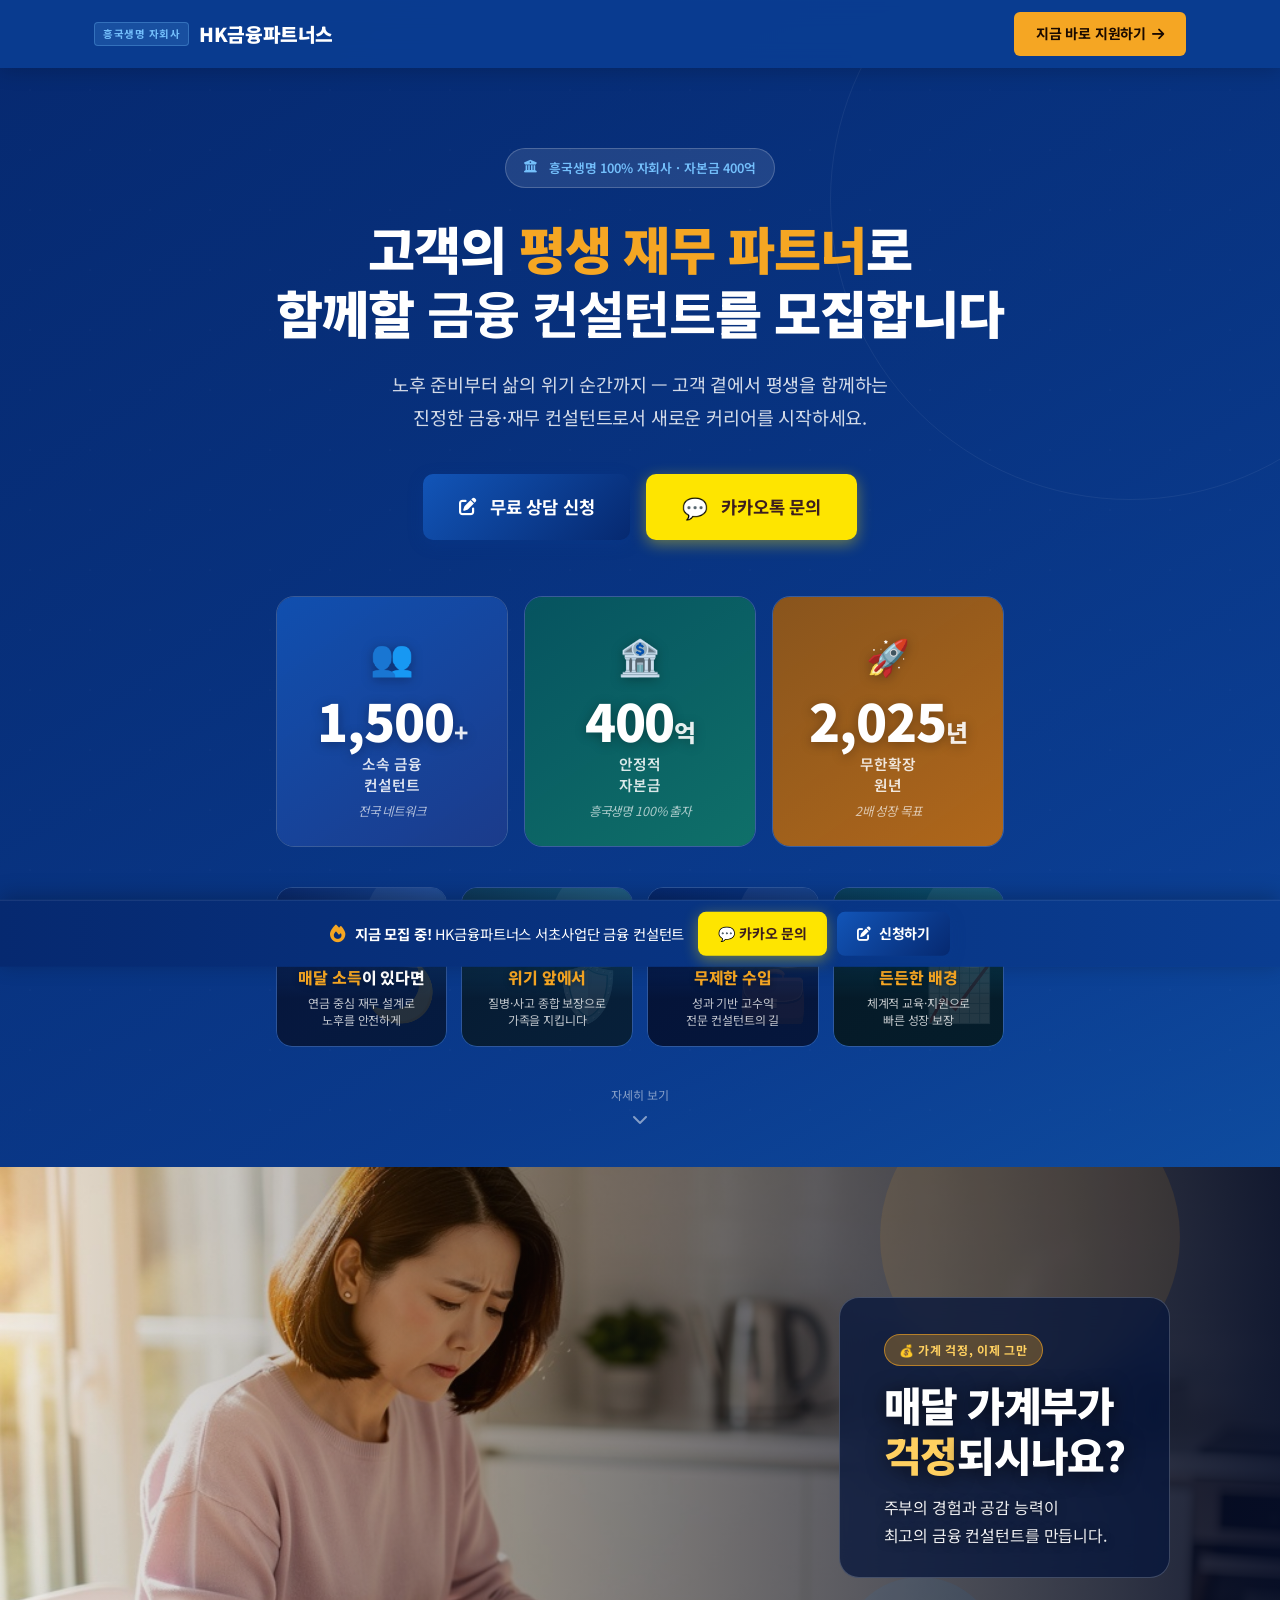
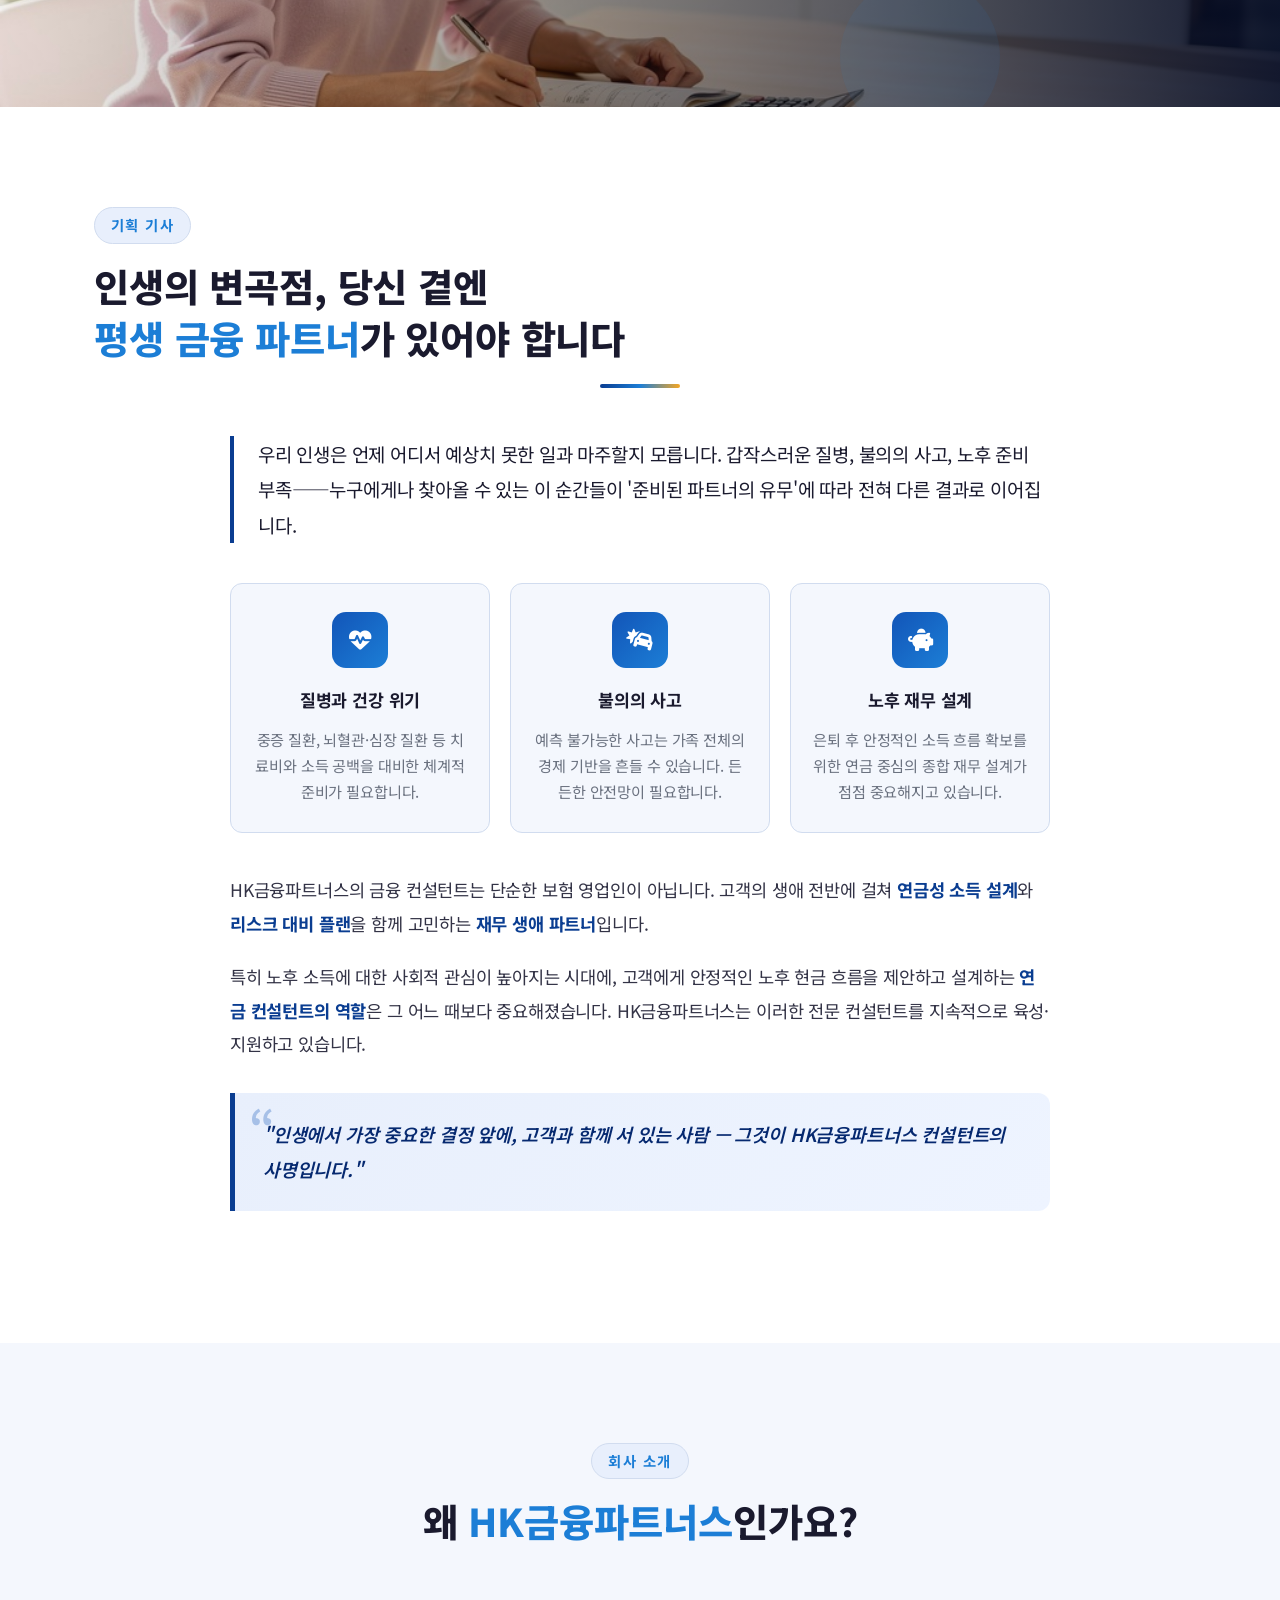
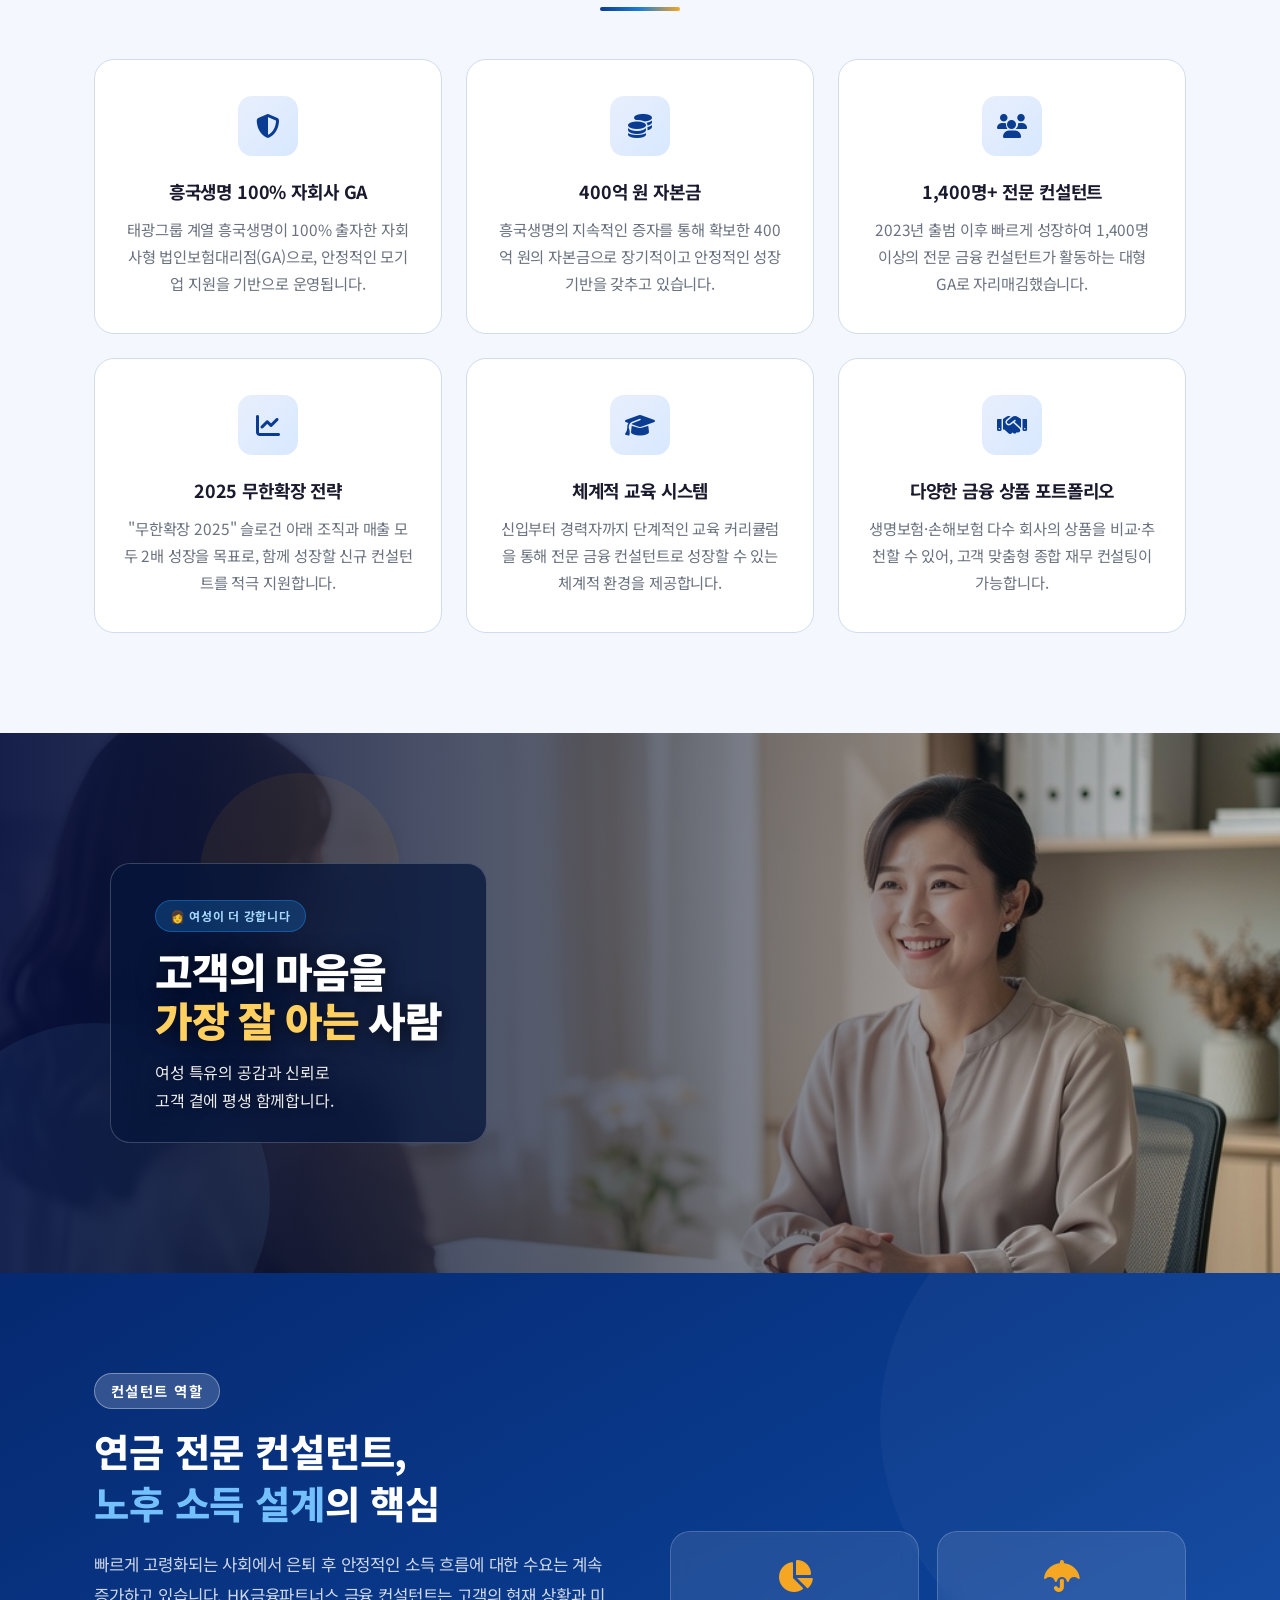
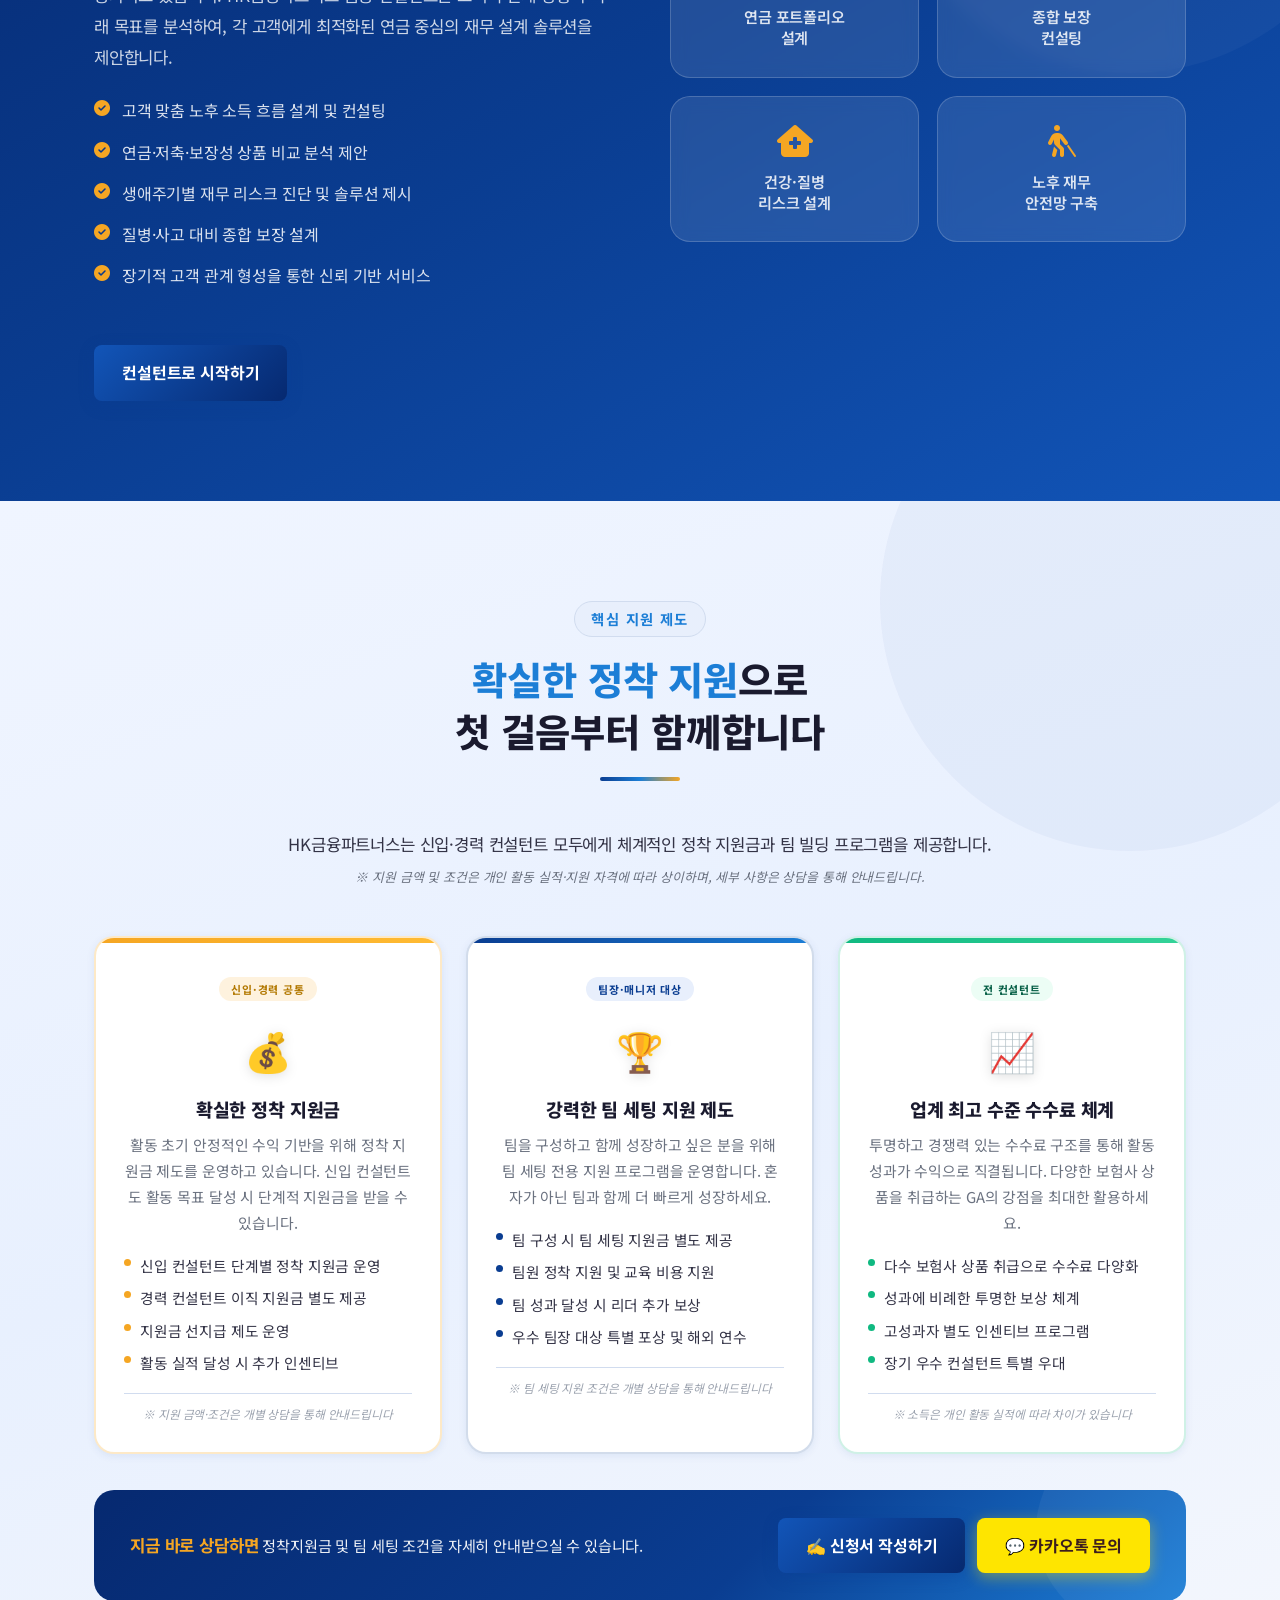
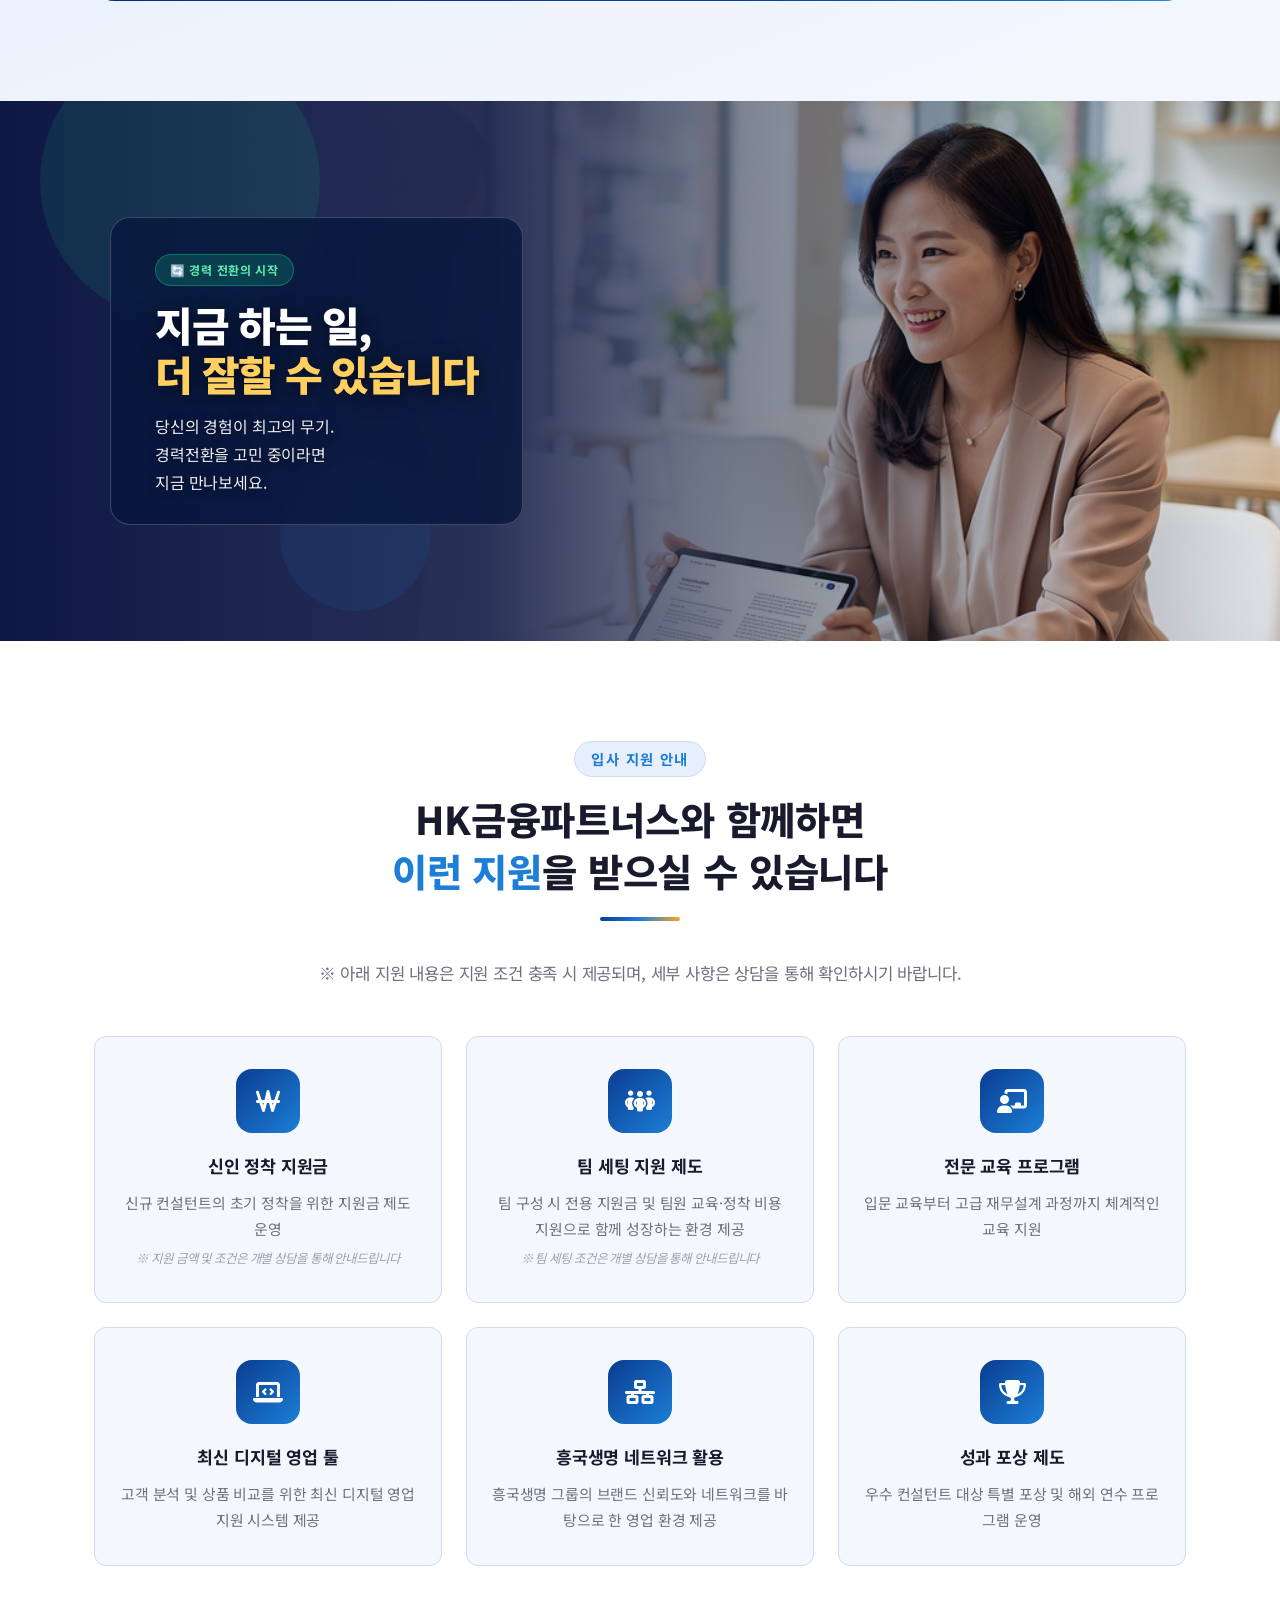
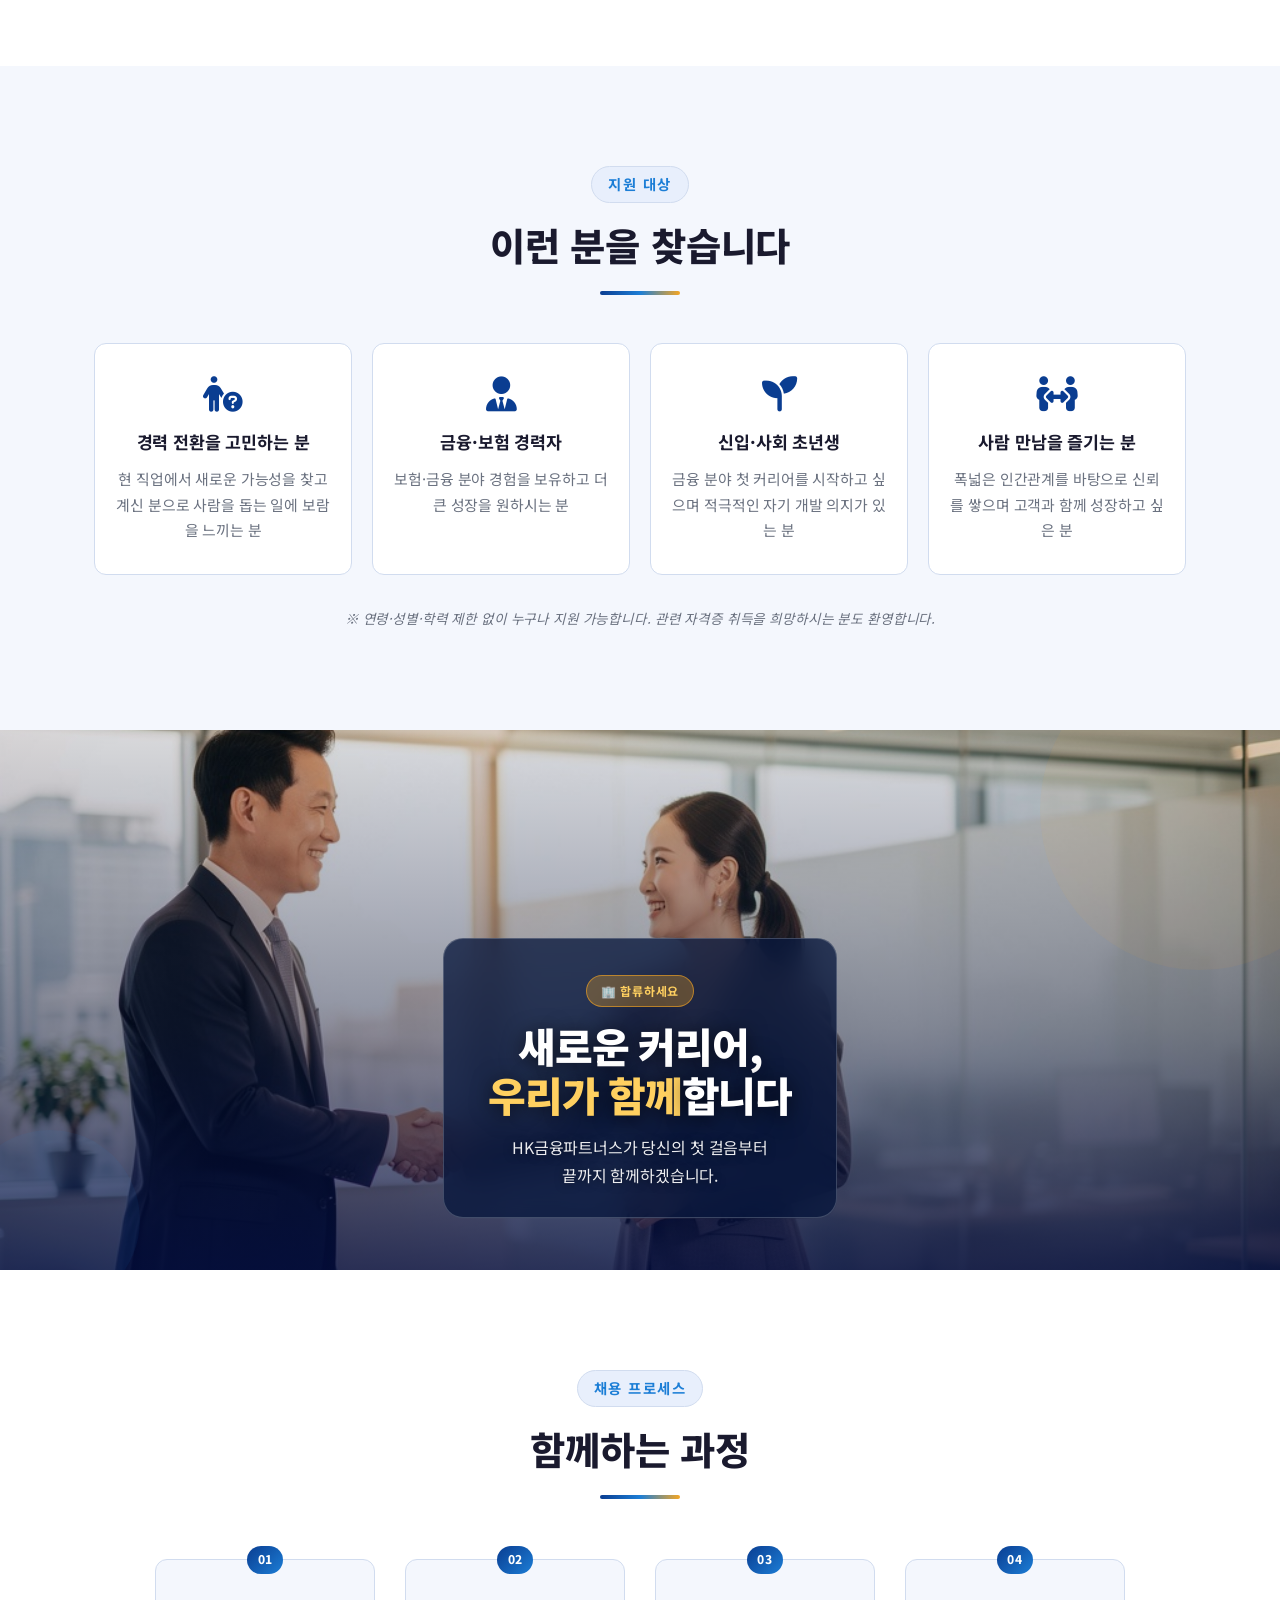
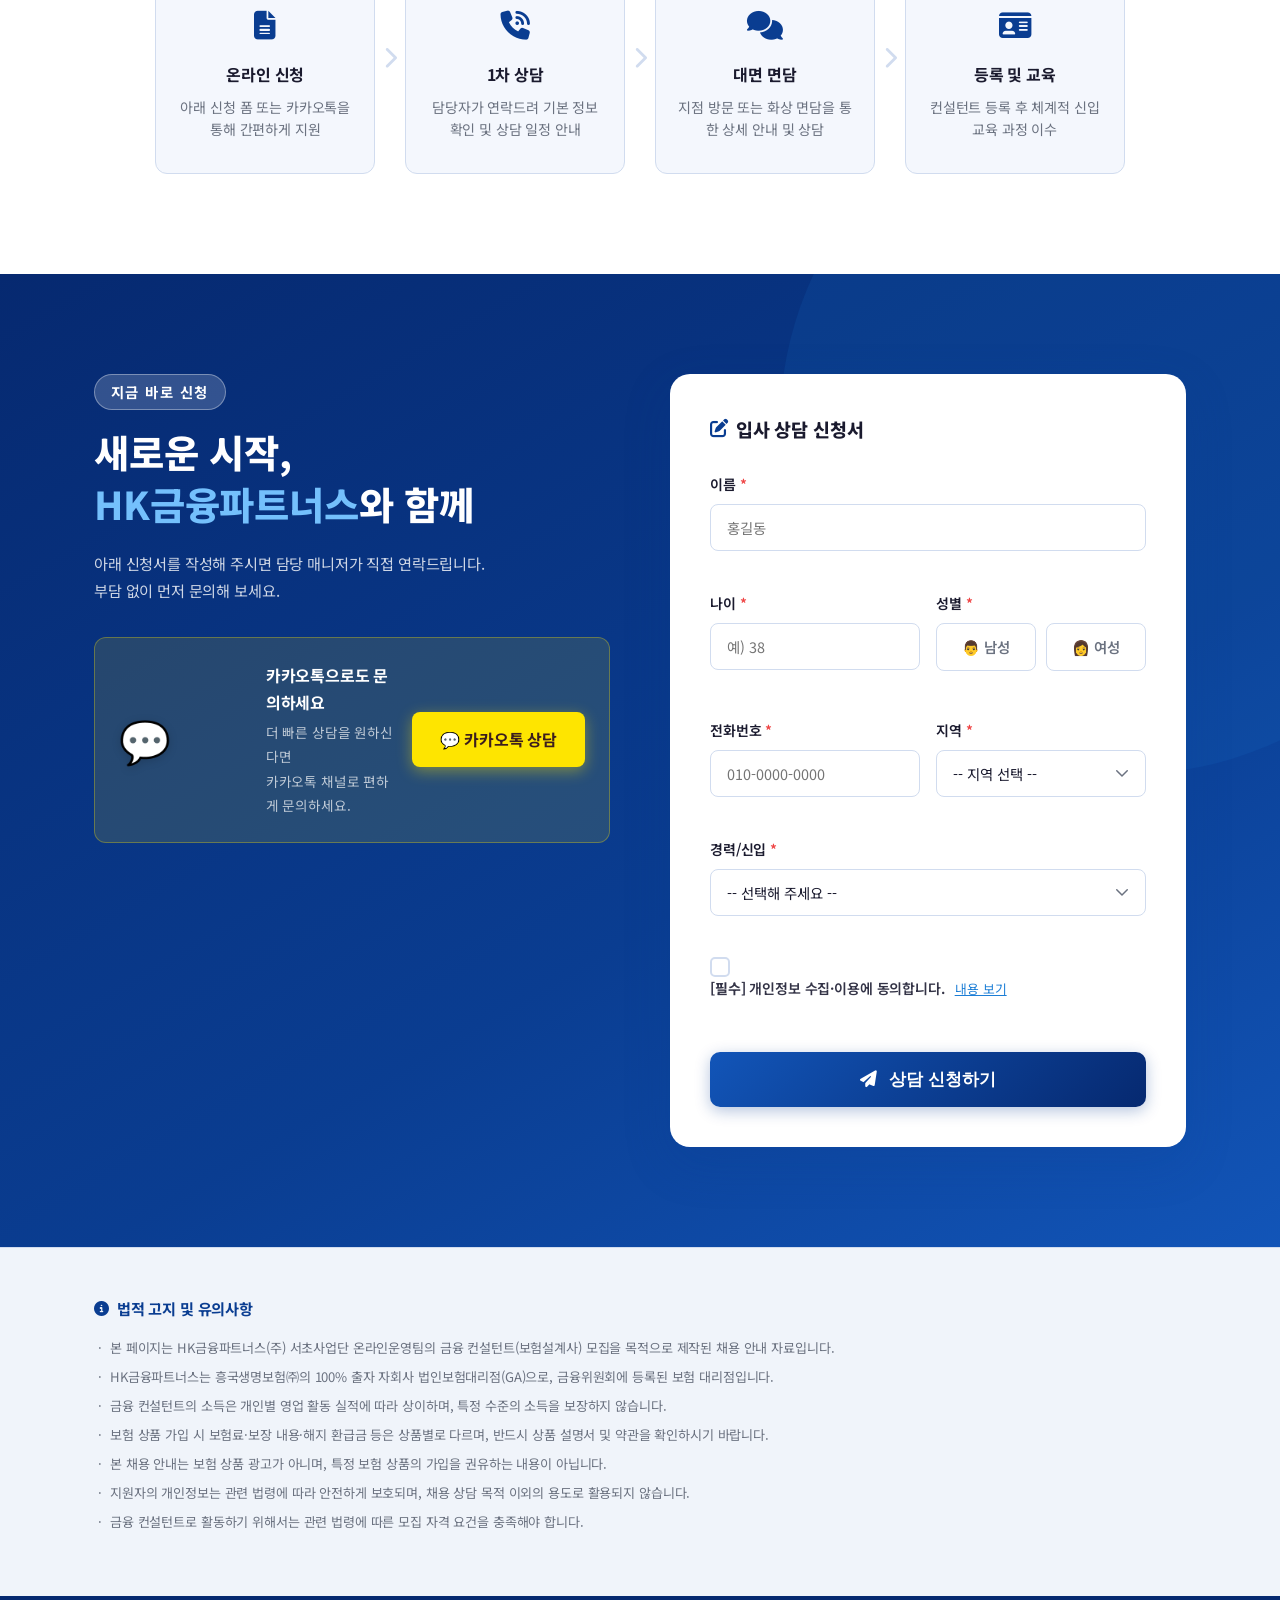
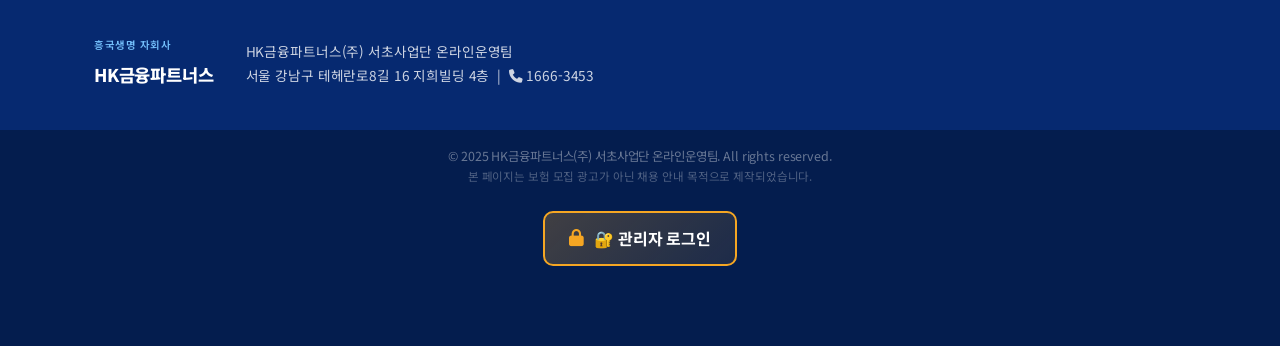
<file: index.html>
<!DOCTYPE html>
<html lang="ko">
<head>
    <meta charset="UTF-8">
    <meta name="viewport" content="width=device-width, initial-scale=1.0">
    <title>HK금융파트너스 금융 컨설턴트 모집 | 흥국생명 자회사</title>
    <meta name="description" content="흥국생명 100% 자회사 HK금융파트너스가 고객의 평생 재무 파트너로 함께할 금융 컨설턴트를 모집합니다.">
    <!-- 캐시 방지 -->
    <meta http-equiv="Cache-Control" content="no-cache, no-store, must-revalidate">
    <meta http-equiv="Pragma" content="no-cache">
    <meta http-equiv="Expires" content="0">
    <!-- Google Fonts -->
    <link href="https://fonts.googleapis.com/css2?family=Noto+Sans+KR:wght@300;400;500;600;700;900&display=swap" rel="stylesheet">
    <!-- Font Awesome -->
    <link rel="stylesheet" href="https://cdn.jsdelivr.net/npm/@fortawesome/fontawesome-free@6.4.0/css/all.min.css">
    <!-- ★★★ 모든 CSS 내장 (외부 파일 없음) ★★★ -->
    <style id="all-styles-v20250322">
/* =====================================================
   HK금융파트너스 - 전체 CSS (inline)
   ===================================================== */
*,*::before,*::after{box-sizing:border-box;margin:0;padding:0}
:root{
  --primary:#0A3D91;--primary-dark:#062970;--primary-mid:#1255B8;--primary-light:#E8EFFC;
  --accent:#1C7ED6;--accent-light:#74C0FC;--gold:#F5A623;
  --kakao:#FEE500;--kakao-text:#3C1E1E;
  --text-dark:#1A1A2E;--text-body:#333346;--text-muted:#6B7280;
  --bg-light:#F4F7FD;--bg-white:#FFFFFF;--border:#D1DCEF;
  --shadow-sm:0 2px 8px rgba(10,61,145,.08);--shadow-md:0 6px 24px rgba(10,61,145,.14);--shadow-lg:0 16px 48px rgba(10,61,145,.18);
  --radius:12px;--radius-lg:20px;--transition:all .3s ease;
}
html{scroll-behavior:smooth;font-size:16px}
@media(max-width:768px){html{font-size:22px}}
@media(max-width:480px){html{font-size:21px}}
@media(max-width:360px){html{font-size:20px}}
/* ★ 추가 강화 글자 크기 - rem 기반으로 큼직하게 */
p, li, span, div{letter-spacing:-.01em}
body{font-family:'Noto Sans KR',sans-serif;color:var(--text-body);background:#fff;line-height:1.7;-webkit-font-smoothing:antialiased}
a{text-decoration:none;color:inherit}
img{max-width:100%;display:block}
.container{max-width:1140px;margin:0 auto;padding:0 24px}
.section-label{display:inline-block;font-size:.9rem;font-weight:700;letter-spacing:.1em;text-transform:uppercase;color:var(--accent);background:var(--primary-light);border:1px solid var(--border);border-radius:100px;padding:5px 16px;margin-bottom:16px}
.section-label.light{color:#fff;background:rgba(255,255,255,.18);border-color:rgba(255,255,255,.35)}
.section-title{font-size:clamp(1.7rem,4.5vw,2.4rem);font-weight:800;line-height:1.35;color:var(--text-dark);margin-bottom:20px}
.section-title em{color:var(--accent);font-style:normal}
.section-title.light{color:#fff}
.section-title.light em{color:var(--accent-light)}
.section-sub{color:var(--text-muted);font-size:1.05rem;margin-top:-10px;margin-bottom:40px}
.section-desc{font-size:1.05rem;color:var(--text-body);line-height:1.8;margin-bottom:48px}
.note-small{display:block;font-size:.8rem;color:var(--text-muted);margin-top:6px;font-style:italic}
.mt-4{margin-top:24px}
/* Buttons */
.btn{display:inline-flex;align-items:center;gap:8px;padding:14px 28px;border-radius:8px;font-size:1rem;font-weight:700;cursor:pointer;border:none;transition:var(--transition);text-decoration:none}
.btn-primary{background:linear-gradient(135deg,var(--primary-mid),var(--primary-dark));color:#fff;box-shadow:0 4px 15px rgba(10,61,145,.3)}
.btn-primary:hover{transform:translateY(-2px);box-shadow:0 8px 25px rgba(10,61,145,.4)}
.btn-kakao{background:var(--kakao);color:var(--kakao-text);box-shadow:0 4px 15px rgba(254,229,0,.4)}
.btn-kakao:hover{background:#FFD700;transform:translateY(-2px)}
.btn-lg{padding:18px 36px;font-size:1.1rem;border-radius:10px}
.btn-sm{padding:10px 20px;font-size:.875rem}
/* Header */
.site-header{position:fixed;top:0;left:0;right:0;z-index:1000;background:rgba(10,61,145,.96);backdrop-filter:blur(12px);-webkit-backdrop-filter:blur(12px);box-shadow:0 2px 20px rgba(0,0,0,.2)}
.header-inner{display:flex;align-items:center;justify-content:space-between;height:68px}
.logo-wrap{display:flex;align-items:center;gap:10px}
.logo-badge{font-size:.65rem;font-weight:700;color:var(--accent-light);background:rgba(116,192,252,.15);border:1px solid rgba(116,192,252,.3);border-radius:4px;padding:2px 8px;letter-spacing:.05em}
.logo-title{font-size:1.2rem;font-weight:900;color:#fff;letter-spacing:-.02em}
.header-cta{background:var(--gold);color:#1a0a00;font-size:.875rem;font-weight:700;padding:10px 22px;border-radius:6px;display:flex;align-items:center;gap:6px;transition:var(--transition)}
.header-cta:hover{background:#E5980B;transform:translateY(-1px)}
/* Hero */
.hero{position:relative;min-height:100vh;display:flex;align-items:center;background:linear-gradient(160deg,#062970 0%,#0A3D91 45%,#1255B8 80%,#1C7ED6 100%);overflow:hidden;padding-top:68px}
.hero::before{content:'';position:absolute;inset:0;background:linear-gradient(135deg,rgba(6,41,112,.85) 0%,rgba(10,61,145,.7) 40%,rgba(28,126,214,.6) 100%);background-size:300% 300%;animation:gradientShift 8s ease-in-out infinite;pointer-events:none}
.hero::after{content:'';position:absolute;width:600px;height:600px;border-radius:50%;border:1px solid rgba(255,255,255,.06);top:-100px;right:-150px}
.hero-bg-overlay{position:absolute;inset:0;background:url("data:image/svg+xml,%3Csvg width='60' height='60' viewBox='0 0 60 60' xmlns='http://www.w3.org/2000/svg'%3E%3Cg fill='none' fill-rule='evenodd'%3E%3Cg fill='%23ffffff' fill-opacity='0.02'%3E%3Ccircle cx='30' cy='30' r='1'/%3E%3C/g%3E%3C/g%3E%3C/svg%3E")}
.hero-content{position:relative;z-index:2;padding:80px 24px 120px;text-align:center}
.hero-badge{display:inline-flex;align-items:center;gap:8px;font-size:.8rem;font-weight:600;color:var(--accent-light);background:rgba(255,255,255,.1);border:1px solid rgba(255,255,255,.2);border-radius:100px;padding:8px 18px;margin-bottom:28px}
.hero-title{font-size:clamp(2rem,5vw,3.2rem);font-weight:900;color:#fff;line-height:1.25;letter-spacing:-.02em;margin-bottom:24px}
.hero-title em{color:var(--gold);font-style:normal}
.hero-title strong{color:#fff}
.hero-sub{font-size:clamp(.95rem,2vw,1.15rem);color:rgba(255,255,255,.82);margin-bottom:40px;line-height:1.8}
/* 버튼 순서: 카카오(왼)  무료상담(오) */
.hero-btns{display:flex;flex-wrap:wrap;gap:16px;justify-content:center;margin-bottom:56px;flex-direction:row-reverse;}
/* ── 통계 카드 3개 분리 ── */
.hero-stats-grid{display:grid;grid-template-columns:repeat(3,1fr);gap:16px;max-width:760px;margin:0 auto;}
.stat-card-box{position:relative;overflow:hidden;border-radius:18px;padding:28px 20px 24px;text-align:center;backdrop-filter:blur(10px);border:1px solid rgba(255,255,255,.2);transition:transform .35s cubic-bezier(.22,1,.36,1),box-shadow .35s ease;cursor:default;}
.stat-card-box::before{content:'';position:absolute;inset:0;opacity:.92;transition:opacity .35s ease;}
.stat-card-box:hover{transform:translateY(-8px) scale(1.04);box-shadow:0 24px 60px rgba(0,0,0,.35);}
.stat-card-box:hover::before{opacity:1;}
/* 카드1 – 컨설턴트 (파랑→보라) */
.stat-card-box:nth-child(1)::before{background:linear-gradient(145deg,rgba(18,85,184,.92),rgba(30,60,140,.95));}
/* 카드2 – 자본금 (녹색→청록) */
.stat-card-box:nth-child(2)::before{background:linear-gradient(145deg,rgba(6,90,90,.92),rgba(16,120,100,.95));}
/* 카드3 – 확장 (금색→오렌지) */
.stat-card-box:nth-child(3)::before{background:linear-gradient(145deg,rgba(160,90,10,.92),rgba(200,110,10,.95));}
.stat-card-inner{position:relative;z-index:2;}
.stat-card-icon{font-size:2.2rem;margin-bottom:10px;display:block;filter:drop-shadow(0 2px 6px rgba(0,0,0,.3));}
.stat-num{font-size:3.2rem;font-weight:900;color:#fff;line-height:1;display:block;text-shadow:0 2px 12px rgba(0,0,0,.3);letter-spacing:-.02em;}
.stat-num small{font-size:1.5rem;font-weight:800;color:rgba(255,255,255,.9);}
.stat-label{font-size:.92rem;color:rgba(255,255,255,.85);font-weight:600;margin-top:8px;line-height:1.4;display:block;word-break:keep-all;}
.stat-copy{font-size:.78rem;color:rgba(255,255,255,.65);margin-top:6px;font-style:italic;display:block;}
/* 구형 divider (호환용) */
.stat-divider{display:none;}
.stat-item{display:none;}
.hero-scroll-hint{position:absolute;bottom:40px;left:50%;transform:translateX(-50%);display:flex;flex-direction:column;align-items:center;gap:6px;color:rgba(255,255,255,.5);font-size:.75rem;animation:bounce 2s infinite}
.hero-scroll-hint i{font-size:1rem}
@keyframes bounce{0%,100%{transform:translateX(-50%) translateY(0)}50%{transform:translateX(-50%) translateY(8px)}}
/* Article */
.article-section{padding:100px 0;background:#fff}
.article-body{max-width:820px;margin:0 auto;font-size:1.1rem;line-height:1.9;color:var(--text-body)}
.article-body p{margin-bottom:20px}
.article-body strong{color:var(--primary)}
.article-lead{border-left:4px solid var(--primary);padding-left:24px;margin-bottom:40px;font-size:1.18rem;color:var(--text-dark)}
.risk-cards{display:grid;grid-template-columns:repeat(3,1fr);gap:20px;margin:40px 0}
.risk-card{background:var(--bg-light);border-radius:var(--radius);padding:28px 22px;border:1px solid var(--border);text-align:center;transition:var(--transition)}
.risk-card:hover{border-color:var(--primary-light);box-shadow:var(--shadow-md);transform:translateY(-4px)}
.risk-icon{width:56px;height:56px;background:linear-gradient(135deg,var(--primary-mid),var(--accent));border-radius:14px;display:flex;align-items:center;justify-content:center;margin:0 auto 16px;font-size:1.4rem;color:#fff}
.risk-card h4{font-size:1.08rem;font-weight:700;color:var(--text-dark);margin-bottom:10px}
.risk-card p{font-size:.95rem;color:var(--text-muted);line-height:1.7;margin:0}
.article-quote{background:linear-gradient(135deg,var(--primary-light),#EEF4FF);border-left:5px solid var(--primary);border-radius:0 var(--radius) var(--radius) 0;padding:24px 28px;font-size:1.15rem;font-style:italic;color:var(--primary-dark);font-weight:600;margin:32px 0;position:relative}
.article-quote::before{content:'\201C';font-size:3rem;color:var(--primary-mid);opacity:.3;position:absolute;top:8px;left:14px;line-height:1;font-style:normal}
/* Company */
.company-section{padding:100px 0;background:var(--bg-light);text-align:center}
.company-section .section-title{margin-bottom:60px}
.company-grid{display:grid;grid-template-columns:repeat(3,1fr);gap:24px}
.company-card{background:#fff;border-radius:var(--radius-lg);padding:36px 28px;border:1px solid var(--border);text-align:center;transition:var(--transition);position:relative;overflow:hidden}
.company-card::before{content:'';position:absolute;top:0;left:0;right:0;height:4px;background:linear-gradient(90deg,var(--primary),var(--accent));opacity:0;transition:var(--transition)}
.company-card:hover{transform:translateY(-6px);box-shadow:var(--shadow-lg);border-color:rgba(10,61,145,.2)}
.company-card:hover::before{opacity:1}
.company-card-icon{width:60px;height:60px;background:linear-gradient(135deg,var(--primary-light),#D8E8FF);border-radius:14px;display:flex;align-items:center;justify-content:center;font-size:1.5rem;color:var(--primary);margin:0 auto 20px}
.company-card h3{font-size:1.12rem;font-weight:700;color:var(--text-dark);margin-bottom:10px}
.company-card p{font-size:.96rem;color:var(--text-muted);line-height:1.75}
/* Role */
.role-section{padding:100px 0;background:linear-gradient(150deg,var(--primary-dark) 0%,var(--primary) 50%,var(--primary-mid) 100%);position:relative;overflow:hidden}
.role-section::before{content:'';position:absolute;width:500px;height:500px;border-radius:50%;background:rgba(255,255,255,.03);top:-100px;right:-100px}
.role-inner{display:grid;grid-template-columns:1fr 1fr;gap:60px;align-items:center;position:relative;z-index:2}
.role-text p{color:rgba(255,255,255,.8);margin-bottom:24px;font-size:1.05rem;line-height:1.85}
.role-list{list-style:none;margin:20px 0 32px;display:flex;flex-direction:column;gap:14px}
.role-list li{display:flex;align-items:flex-start;gap:12px;color:rgba(255,255,255,.85);font-size:1rem}
.role-list li i{color:var(--gold);font-size:1rem;margin-top:3px;flex-shrink:0}
.role-card-wrap{display:grid;grid-template-columns:1fr 1fr;gap:18px}
.role-icon-card{background:rgba(255,255,255,.1);border:1px solid rgba(255,255,255,.18);border-radius:var(--radius-lg);padding:28px 20px;text-align:center;display:flex;flex-direction:column;align-items:center;gap:14px;transition:var(--transition);backdrop-filter:blur(8px)}
.role-icon-card:hover{background:rgba(255,255,255,.18);transform:translateY(-4px)}
.role-icon-card i{font-size:2rem;color:var(--gold)}
.role-icon-card span{font-size:.95rem;color:rgba(255,255,255,.85);font-weight:600;line-height:1.4;text-align:center}
/* Settlement */
.settlement-section{padding:100px 0;background:linear-gradient(160deg,#F0F5FF 0%,#E8F0FE 50%,#F4F7FD 100%);text-align:center;position:relative;overflow:hidden}
.settlement-section::before{content:'';position:absolute;width:500px;height:500px;border-radius:50%;background:rgba(10,61,145,.04);top:-150px;right:-100px}
.settlement-grid{display:grid;grid-template-columns:repeat(3,1fr);gap:24px;margin-bottom:36px}
.settle-card{background:#fff;border-radius:var(--radius-lg);padding:36px 28px 28px;text-align:center;position:relative;border:2px solid transparent;transition:var(--transition);box-shadow:var(--shadow-sm);overflow:hidden}
.settle-card::before{content:'';position:absolute;top:0;left:0;right:0;height:5px}
.settle-card--primary::before{background:linear-gradient(90deg,var(--gold),#FFBB33)}
.settle-card--team::before{background:linear-gradient(90deg,var(--primary),var(--accent))}
.settle-card--fee::before{background:linear-gradient(90deg,#10B981,#34D399)}
.settle-card--primary{border-color:rgba(245,166,35,.25)}
.settle-card--team{border-color:rgba(10,61,145,.18)}
.settle-card--fee{border-color:rgba(16,185,129,.2)}
.settle-card:hover{transform:translateY(-6px);box-shadow:var(--shadow-lg)}
.settle-card-badge{display:inline-block;font-size:.68rem;font-weight:700;letter-spacing:.07em;text-transform:uppercase;border-radius:100px;padding:3px 12px;margin-bottom:16px}
.settle-card--primary .settle-card-badge{background:rgba(245,166,35,.15);color:#B27800}
.settle-card--team .settle-card-badge{background:var(--primary-light);color:var(--primary)}
.settle-card--fee .settle-card-badge{background:#ECFDF5;color:#065F46}
.settle-card-icon{font-size:2.4rem;margin:0 auto 14px;display:block;text-align:center;filter:drop-shadow(0 2px 6px rgba(0,0,0,.12))}
.settle-card h3{font-size:1.15rem;font-weight:800;color:var(--text-dark);margin-bottom:10px;line-height:1.35}
.settle-card p{font-size:.93rem;color:var(--text-muted);line-height:1.75;margin-bottom:18px}
.settle-list{list-style:none;display:flex;flex-direction:column;gap:9px;margin-bottom:18px}
.settle-list li{display:flex;align-items:flex-start;gap:9px;font-size:.92rem;color:var(--text-body);line-height:1.6}
.settle-dot{width:7px;height:7px;border-radius:50%;flex-shrink:0;margin-top:5px}
.settle-card--primary .settle-dot{background:var(--gold)}
.settle-card--team .settle-dot{background:var(--primary)}
.settle-card--fee .settle-dot{background:#10B981}
.settle-card-note{font-size:.73rem;color:#9CA3AF;font-style:italic;border-top:1px solid var(--border);padding-top:10px;margin-top:4px}
.settle-cta-banner{background:linear-gradient(135deg,var(--primary-dark) 0%,var(--primary) 60%,var(--accent) 100%);border-radius:var(--radius-lg);padding:28px 36px;display:flex;align-items:center;justify-content:space-between;gap:20px;flex-wrap:wrap;position:relative;overflow:hidden}
.settle-cta-banner::after{content:'';position:absolute;width:200px;height:200px;border-radius:50%;background:rgba(255,255,255,.05);right:-50px;top:-60px}
.settle-cta-text{color:rgba(255,255,255,.92);font-size:.95rem;line-height:1.6}
.settle-cta-text strong{color:var(--gold);font-size:1.05rem}
.settle-cta-btns{display:flex;gap:12px;flex-shrink:0;position:relative;z-index:2}
.kakao-bubble-icon{font-size:1.3rem;line-height:1}
.kakao-char-icon{font-size:2.6rem;flex-shrink:0;filter:drop-shadow(0 2px 4px rgba(0,0,0,.15))}
/* Benefits */
.benefits-section{padding:100px 0;background:#fff;text-align:center}
.benefits-grid{display:grid;grid-template-columns:repeat(3,1fr);gap:24px;margin-top:48px}
.benefit-item{background:var(--bg-light);border-radius:var(--radius);padding:32px 24px;border:1px solid var(--border);text-align:center;transition:var(--transition)}
.benefit-item:hover{border-color:var(--primary-light);box-shadow:var(--shadow-md);transform:translateY(-4px);background:#fff}
.benefit-icon{width:64px;height:64px;background:linear-gradient(135deg,var(--primary),var(--accent));border-radius:16px;display:flex;align-items:center;justify-content:center;font-size:1.5rem;color:#fff;margin:0 auto 18px}
.benefit-item h4{font-size:1.08rem;font-weight:700;color:var(--text-dark);margin-bottom:10px}
.benefit-item p{font-size:.93rem;color:var(--text-muted);line-height:1.75}
.benefit-note{display:block;font-size:.78rem;color:#9CA3AF;margin-top:6px;font-style:italic}
/* Target */
.target-section{padding:100px 0;background:var(--bg-light);text-align:center}
.target-grid{display:grid;grid-template-columns:repeat(4,1fr);gap:20px;margin:48px 0 32px}
.target-card{background:#fff;border-radius:var(--radius);padding:32px 20px;border:1px solid var(--border);transition:var(--transition);text-align:center}
.target-card:hover{border-color:var(--primary);box-shadow:var(--shadow-md);transform:translateY(-4px)}
.target-card i{font-size:2.2rem;color:var(--primary);margin-bottom:16px;display:block;text-align:center}
.target-card h4{font-size:1.08rem;font-weight:700;color:var(--text-dark);margin-bottom:10px}
.target-card p{font-size:.93rem;color:var(--text-muted);line-height:1.7}
.target-note{font-size:.85rem;color:var(--text-muted);font-style:italic}
/* Process */
.process-section{padding:100px 0;background:#fff;text-align:center}
.process-steps{display:flex;align-items:center;justify-content:center;gap:0;margin-top:60px;flex-wrap:wrap}
.process-step{flex:1;min-width:180px;max-width:220px;padding:32px 20px;background:var(--bg-light);border-radius:var(--radius);border:1px solid var(--border);position:relative;text-align:center;transition:var(--transition)}
.process-step:hover{background:var(--primary-light);border-color:var(--primary);transform:translateY(-4px);box-shadow:var(--shadow-md)}
.step-num{position:absolute;top:-14px;left:50%;transform:translateX(-50%);background:linear-gradient(135deg,var(--primary),var(--accent));color:#fff;font-size:.75rem;font-weight:800;width:36px;height:28px;border-radius:100px;display:flex;align-items:center;justify-content:center;letter-spacing:.05em}
.step-icon{font-size:1.8rem;color:var(--primary);margin-bottom:12px;margin-top:8px}
.process-step h4{font-size:1rem;font-weight:700;color:var(--text-dark);margin-bottom:8px}
.process-step p{font-size:.88rem;color:var(--text-muted);line-height:1.6}
.process-arrow{color:var(--border);font-size:1.4rem;padding:0 8px;margin-top:-20px}
/* Apply */
.apply-section{padding:100px 0;background:linear-gradient(150deg,#062970,#0A3D91 60%,#1255B8);position:relative;overflow:hidden}
.apply-section::before{content:'';position:absolute;width:700px;height:700px;border-radius:50%;background:rgba(28,126,214,.12);top:-200px;right:-200px}
.apply-inner{display:grid;grid-template-columns:1fr 1fr;gap:60px;align-items:flex-start;position:relative;z-index:2}
.apply-text p{color:rgba(255,255,255,.8);font-size:.95rem;line-height:1.8;margin-bottom:32px}
.apply-kakao-box{background:rgba(254,229,0,.12);border:1px solid rgba(254,229,0,.3);border-radius:var(--radius);padding:24px;display:flex;align-items:center;gap:16px;flex-wrap:wrap}
.apply-kakao-box div{flex:1}
.apply-kakao-box strong{display:block;color:#fff;font-size:1rem;margin-bottom:4px}
.apply-kakao-box p{color:rgba(255,255,255,.7)!important;font-size:.85rem!important;margin:0!important}
.apply-form-wrap{background:#fff;border-radius:var(--radius-lg);padding:40px;box-shadow:var(--shadow-lg)}
.form-title{font-size:1.15rem;font-weight:800;color:var(--text-dark);margin-bottom:28px;display:flex;align-items:center;gap:8px}
.form-title i{color:var(--primary)}
.form-group{margin-bottom:20px}
.form-row{display:grid;grid-template-columns:1fr 1fr;gap:16px}
.form-group label{display:block;font-size:.875rem;font-weight:600;color:var(--text-dark);margin-bottom:7px}
.required{color:#EF4444}
.form-group input,.form-group select,.form-group textarea{width:100%;padding:12px 16px;border:1.5px solid var(--border);border-radius:8px;font-size:.9rem;font-family:'Noto Sans KR',sans-serif;color:var(--text-dark);background:#fff;transition:var(--transition);outline:none;-webkit-appearance:none}
.form-group input:focus,.form-group select:focus{border-color:var(--primary);box-shadow:0 0 0 3px rgba(10,61,145,.1)}
.form-group input.error,.form-group select.error{border-color:#EF4444}
.form-group select{background-image:url("data:image/svg+xml,%3Csvg xmlns='http://www.w3.org/2000/svg' fill='none' viewBox='0 0 24 24' stroke='%236B7280'%3E%3Cpath stroke-linecap='round' stroke-linejoin='round' stroke-width='2' d='M19 9l-7 7-7-7'/%3E%3C/svg%3E");background-repeat:no-repeat;background-position:right 14px center;background-size:18px;padding-right:40px;cursor:pointer}
.field-error{display:block;color:#EF4444;font-size:.78rem;margin-top:5px;min-height:16px}
/* 성별 선택 버튼 */
.gender-wrap{display:flex;gap:10px}
.gender-label{flex:1;cursor:pointer}
.gender-label input[type="radio"]{display:none}
.gender-btn{display:flex;align-items:center;justify-content:center;gap:6px;padding:11px 0;border:1.5px solid var(--border);border-radius:8px;font-size:.9rem;font-weight:600;color:var(--text-muted);background:#fff;transition:var(--transition);width:100%}
.gender-label input[type="radio"]:checked + .gender-btn{border-color:var(--primary);color:var(--primary);background:rgba(10,61,145,.06);}
.privacy-group{margin-top:8px}
.checkbox-label{display:flex;align-items:flex-start;gap:12px;cursor:pointer}
.checkbox-label input[type="checkbox"]{display:none}
.checkbox-custom{width:20px;height:20px;border:2px solid var(--border);border-radius:5px;display:flex;align-items:center;justify-content:center;flex-shrink:0;margin-top:1px;transition:var(--transition);background:#fff;position:relative}
.checkbox-label input:checked + .checkbox-custom{background:var(--primary);border-color:var(--primary)}
.checkbox-label input:checked + .checkbox-custom::after{content:'';width:10px;height:6px;border-left:2px solid #fff;border-bottom:2px solid #fff;transform:rotate(-45deg) translate(1px,-1px);display:block}
.checkbox-text{font-size:.875rem;color:var(--text-body);line-height:1.5}
.privacy-toggle{background:none;border:none;color:var(--accent);font-size:.8rem;cursor:pointer;text-decoration:underline;margin-left:6px;padding:0;font-family:inherit}
.privacy-detail{background:var(--bg-light);border:1px solid var(--border);border-radius:8px;padding:16px;margin-top:12px;font-size:.8rem;color:var(--text-muted);line-height:1.7;display:none}
.privacy-detail p{margin-bottom:6px}
.privacy-detail strong{color:var(--text-dark)}
.btn-submit{width:100%;justify-content:center;padding:16px;font-size:1.05rem;border-radius:10px;margin-top:8px}
.apply-success{text-align:center;padding:40px 20px}
.success-icon{font-size:4rem;color:#10B981;margin-bottom:20px}
.apply-success h3{font-size:1.4rem;font-weight:800;color:var(--text-dark);margin-bottom:12px}
.apply-success p{color:var(--text-muted);line-height:1.7;margin-bottom:0}
/* Legal */
.legal-section{padding:48px 0;background:#F0F4FA;border-top:1px solid var(--border)}
.legal-section h4{font-size:.95rem;font-weight:700;color:var(--primary);margin-bottom:16px;display:flex;align-items:center;gap:8px}
.legal-list{list-style:none;display:flex;flex-direction:column;gap:8px;margin-bottom:16px}
.legal-list li{font-size:.82rem;color:var(--text-muted);line-height:1.6;padding-left:16px;position:relative}
.legal-list li::before{content:'·';position:absolute;left:4px;color:var(--text-muted)}
/* Footer */
.site-footer{background:var(--primary-dark);color:rgba(255,255,255,.7)}
.footer-inner{display:flex;align-items:center;gap:32px;padding:40px 24px;flex-wrap:wrap}
.footer-logo{display:flex;flex-direction:column;gap:6px;flex-shrink:0}
.logo-badge-sm{font-size:.65rem;color:var(--accent-light);letter-spacing:.05em;font-weight:600}
.footer-logo-name{font-size:1.1rem;font-weight:800;color:#fff}
.footer-info{flex:1;min-width:220px}
.footer-info p{font-size:.85rem;line-height:1.8;color:rgba(255,255,255,.8)}
.footer-copy{background:rgba(0,0,0,.3);padding:16px 0 80px 0;text-align:center}
.footer-copy p{font-size:.78rem;color:rgba(255,255,255,.4);line-height:1.7}
.footer-disclaimer{font-size:.72rem!important;color:rgba(255,255,255,.3)!important}
/* Float CTA */
.float-cta{position:fixed;bottom:28px;right:24px;display:flex;flex-direction:column;gap:12px;z-index:900;opacity:0;transform:translateY(20px);transition:var(--transition);pointer-events:none}
.float-cta.visible{opacity:1;transform:translateY(0);pointer-events:auto}
.float-btn{display:flex;align-items:center;gap:8px;padding:12px 18px;border-radius:100px;font-size:.85rem;font-weight:700;cursor:pointer;box-shadow:0 4px 20px rgba(0,0,0,.25);transition:var(--transition);white-space:nowrap}
.float-kakao{background:var(--kakao);color:var(--kakao-text)}
.float-apply{background:linear-gradient(135deg,var(--primary-mid),var(--primary-dark));color:#fff}
/* Bottom Bar */
.bottom-apply-bar{position:fixed;bottom:0;left:0;right:0;z-index:950;background:linear-gradient(90deg,var(--primary-dark),var(--primary));box-shadow:0 -4px 20px rgba(0,0,0,.25);transform:translateY(100%);transition:transform .35s cubic-bezier(.4,0,.2,1);border-top:1px solid rgba(255,255,255,.1)}
.bottom-apply-bar.visible{transform:translateY(0)}
.bottom-apply-inner{display:flex;align-items:center;justify-content:center;padding:11px 20px;gap:14px;flex-wrap:wrap;width:100%;box-sizing:border-box}
.bottom-apply-text{display:flex;align-items:center;gap:10px;color:#fff;font-size:.9rem}
.bottom-apply-text i{color:var(--gold);font-size:1.1rem}
.bottom-apply-btns{display:flex;gap:10px;flex-shrink:0;justify-content:center}
/* Kakao Modal */
.kakao-notice-modal{position:fixed;inset:0;z-index:10000;display:flex;align-items:center;justify-content:center;opacity:0;pointer-events:none;transition:opacity .3s ease}
.kakao-notice-modal.show{opacity:1;pointer-events:auto}
.kakao-notice-overlay{position:absolute;inset:0;background:rgba(0,0,0,.55);backdrop-filter:blur(4px)}
.kakao-notice-box{position:relative;z-index:2;background:#fff;border-radius:var(--radius-lg);padding:40px 32px 32px;max-width:420px;width:calc(100% - 40px);box-shadow:0 24px 64px rgba(0,0,0,.3);text-align:center;transform:scale(.9) translateY(20px);transition:transform .3s ease}
.kakao-notice-modal.show .kakao-notice-box{transform:scale(1) translateY(0)}
.kakao-notice-close{position:absolute;top:14px;right:14px;background:var(--bg-light);border:none;width:32px;height:32px;border-radius:50%;font-size:.9rem;color:var(--text-muted);cursor:pointer;display:flex;align-items:center;justify-content:center;transition:var(--transition)}
.kakao-notice-icon{width:64px;height:64px;background:var(--kakao);border-radius:50%;display:flex;align-items:center;justify-content:center;font-size:2rem;margin:0 auto 20px}
.kakao-notice-box h3{font-size:1.2rem;font-weight:800;color:var(--text-dark);margin-bottom:14px}
.kakao-notice-msg{font-size:.9rem;color:var(--text-body);line-height:1.7;margin-bottom:20px}
.kakao-notice-sub{font-size:.75rem;color:var(--text-muted);margin-top:12px;font-style:italic}
/* ── 카피 카드 4장 ── */
.hero-copy-cards{display:grid;grid-template-columns:repeat(4,1fr);gap:14px;max-width:960px;margin:40px auto 0;}
.copy-card{position:relative;overflow:hidden;border-radius:16px;min-height:160px;display:flex;flex-direction:column;justify-content:flex-end;padding:18px 18px 18px;border:1px solid rgba(255,255,255,.15);transition:transform .35s cubic-bezier(.22,1,.36,1),box-shadow .35s ease;cursor:default;}
.copy-card:hover{transform:translateY(-6px) scale(1.03);box-shadow:0 20px 50px rgba(0,0,0,.4);}
.copy-card-bg{position:absolute;inset:0;background-size:cover;background-position:center;transition:transform .6s ease;}
.copy-card:hover .copy-card-bg{transform:scale(1.08);}
.copy-card-overlay{position:absolute;inset:0;background:linear-gradient(to top,rgba(6,20,60,.88) 40%,rgba(6,20,60,.2) 100%);}
.copy-card-content{position:relative;z-index:2;}
.copy-card-tag{display:inline-block;font-size:.65rem;font-weight:700;letter-spacing:.08em;text-transform:uppercase;background:rgba(255,255,255,.18);border:1px solid rgba(255,255,255,.3);border-radius:100px;padding:3px 10px;color:rgba(255,255,255,.9);margin-bottom:8px;}
.copy-card-title{font-size:1rem;font-weight:800;color:#fff;line-height:1.35;text-shadow:0 1px 6px rgba(0,0,0,.4);}
.copy-card-title em{color:var(--gold);font-style:normal;}
.copy-card-sub{font-size:.75rem;color:rgba(255,255,255,.75);margin-top:5px;line-height:1.45;}
/* ============ Animations (강화버전) ============ */
@keyframes fadeUp{from{opacity:0;transform:translateY(50px)}to{opacity:1;transform:translateY(0)}}
@keyframes fadeDown{from{opacity:0;transform:translateY(-30px)}to{opacity:1;transform:translateY(0)}}
@keyframes gradientShift{0%{background-position:0% 50%}50%{background-position:100% 50%}100%{background-position:0% 50%}}
@keyframes scrollBounce{0%,100%{transform:translateY(0);opacity:.6}50%{transform:translateY(10px);opacity:1}}
@keyframes lineExpand{from{width:0;opacity:0}to{width:80px;opacity:1}}
@keyframes numberTick{from{opacity:0;transform:translateY(16px)}to{opacity:1;transform:translateY(0)}}
@keyframes sectionPulse{0%{box-shadow:0 0 0 0 rgba(10,61,145,.25)}70%{box-shadow:0 0 0 20px rgba(10,61,145,0)}100%{box-shadow:0 0 0 0 rgba(10,61,145,0)}}
@keyframes glowPulse{0%,100%{box-shadow:0 4px 15px rgba(10,61,145,.3)}50%{box-shadow:0 8px 30px rgba(10,61,145,.6),0 0 20px rgba(28,126,214,.3)}}
@keyframes cardFloat{0%,100%{transform:translateY(0)}50%{transform:translateY(-10px)}}
@keyframes cardFloatB{0%,100%{transform:translateY(0) rotate(-1deg)}50%{transform:translateY(-8px) rotate(1deg)}}
@keyframes shimmer{0%{background-position:-200% center}100%{background-position:200% center}}
@keyframes spinGlow{0%{transform:rotate(0deg);filter:brightness(1)}50%{transform:rotate(3deg);filter:brightness(1.2)}100%{transform:rotate(0deg);filter:brightness(1)}}
@keyframes borderFlow{0%{border-color:rgba(255,255,255,.15)}50%{border-color:rgba(255,255,255,.45)}100%{border-color:rgba(255,255,255,.15)}}
@keyframes adminBlink{0%,100%{box-shadow:0 0 0 0 rgba(245,166,35,0)}50%{box-shadow:0 0 14px 4px rgba(245,166,35,.5)}}
/* 진입 */
.animate-fade-up{animation:fadeUp .85s cubic-bezier(.22,1,.36,1) forwards;opacity:0}
.delay-1{animation-delay:.18s}.delay-2{animation-delay:.36s}.delay-3{animation-delay:.54s}.delay-4{animation-delay:.72s}
.animate-slide-up{opacity:0;transform:translateY(50px);transition:opacity .75s cubic-bezier(.22,1,.36,1),transform .75s cubic-bezier(.22,1,.36,1)}
.animate-slide-up.visible{opacity:1;transform:translateY(0)}
.animate-slide-left{opacity:0;transform:translateX(-60px);transition:opacity .7s cubic-bezier(.22,1,.36,1),transform .7s cubic-bezier(.22,1,.36,1)}
.animate-slide-left.visible{opacity:1;transform:translateX(0)}
.animate-slide-right{opacity:0;transform:translateX(60px);transition:opacity .7s cubic-bezier(.22,1,.36,1),transform .7s cubic-bezier(.22,1,.36,1)}
.animate-slide-right.visible{opacity:1;transform:translateX(0)}
.animate-scale-in{opacity:0;transform:scale(.78);transition:opacity .65s cubic-bezier(.22,1,.36,1),transform .65s cubic-bezier(.22,1,.36,1)}
.animate-scale-in.visible{opacity:1;transform:scale(1)}
[class*="animate-"].delay-1{transition-delay:.07s}[class*="animate-"].delay-2{transition-delay:.14s}[class*="animate-"].delay-3{transition-delay:.21s}[class*="animate-"].delay-4{transition-delay:.28s}[class*="animate-"].delay-5{transition-delay:.35s}
/* 구분선 */
.section-divider{height:4px;background:linear-gradient(90deg,var(--primary),var(--accent),var(--gold));border-radius:4px;margin:0 auto 48px;max-width:80px;opacity:0;width:0;transition:width .9s cubic-bezier(.22,1,.36,1) .3s,opacity .5s ease .3s}
.section-divider.visible{opacity:1;width:80px}
/* 지속 애니메이션 */
.pulse-once{animation:sectionPulse 1s ease-out}
.btn-primary{animation:glowPulse 2.5s ease-in-out infinite}
.scroll-hint{animation:scrollBounce 1.8s ease-in-out infinite}
.settle-card--primary{animation:cardFloat 4.5s ease-in-out infinite}
.settle-card--team{animation:cardFloat 4.5s ease-in-out infinite .8s}
.settle-card--fee{animation:cardFloat 4.5s ease-in-out infinite 1.6s}
/* 카드 호버 강화 */
.company-card,.benefit-item,.target-card,.risk-card{transition:transform .35s cubic-bezier(.22,1,.36,1),box-shadow .35s ease,border-color .35s ease}
.company-card:hover{transform:translateY(-10px) scale(1.02)!important;box-shadow:0 20px 50px rgba(10,61,145,.18)!important}
.benefit-item:hover{transform:translateY(-8px) scale(1.02)!important;box-shadow:0 16px 40px rgba(10,61,145,.14)!important}
.target-card:hover{transform:translateY(-8px) scale(1.02)!important;box-shadow:0 16px 40px rgba(10,61,145,.14)!important}
.risk-card:hover{transform:translateY(-8px) scale(1.02)!important;box-shadow:0 16px 40px rgba(10,61,145,.14)!important}
.role-icon-card:hover{transform:translateY(-8px) scale(1.04)!important;background:rgba(255,255,255,.26)!important}
/* 아이콘 회전 */
.company-card:hover .company-card-icon,.benefit-item:hover .benefit-icon{animation:spinGlow .6s ease forwards}
/* 관리자 링크 강조 */
.admin-link-btn{display:inline-flex!important;align-items:center!important;gap:10px!important;padding:12px 24px!important;background:linear-gradient(135deg,rgba(245,166,35,.25),rgba(245,166,35,.1))!important;border:2px solid var(--gold)!important;border-radius:10px!important;color:#fff!important;font-size:1rem!important;font-weight:700!important;text-decoration:none!important;transition:all .3s ease!important;animation:adminBlink 2.5s ease-in-out infinite!important;margin-top:4px!important}
.admin-link-btn:hover{background:linear-gradient(135deg,rgba(245,166,35,.45),rgba(245,166,35,.2))!important;transform:translateY(-2px)!important;box-shadow:0 8px 24px rgba(245,166,35,.4)!important}
/* Responsive */
@media(max-width:1024px){
  .company-grid{grid-template-columns:repeat(2,1fr)}
  .role-inner{grid-template-columns:1fr;gap:40px}
  .apply-inner{grid-template-columns:1fr}
  .settlement-grid{grid-template-columns:1fr;max-width:560px;margin:0 auto 36px}
}
/* ===== 768px 모바일 =====
   ── stat 카드 ─ */
@media(max-width:768px){
  .hero-stats-grid{grid-template-columns:repeat(3,1fr);gap:10px;max-width:100%;}
  .stat-card-box{padding:20px 12px 16px;border-radius:14px;}
  .stat-num{font-size:2.2rem!important;}
  .stat-num small{font-size:1.1rem!important;}
  .stat-label{font-size:.8rem!important;}
  .stat-copy{display:none;}
  .stat-card-icon{font-size:1.6rem;margin-bottom:7px;}
  /* copy cards */
  .hero-copy-cards{grid-template-columns:repeat(2,1fr);gap:10px;margin-top:28px;}
  .copy-card{min-height:140px;padding:14px;}
  .copy-card-title{font-size:.9rem;}
  body{line-height:1.8}
  .header-cta span{display:none}
  .logo-title{font-size:1.05rem}
  .hero-title{font-size:clamp(1.65rem,6vw,2.1rem)}
  .hero-sub{font-size:1rem}
  /* 통계 */
  /* 구 stat-item 완전 숨김 (새 카드로 교체) */
  .hero-stats{display:none!important}
  .stat-divider{display:none!important}
  .stat-item{display:none!important}
  /* 새 stat 카드 */
  .hero-stats-grid{grid-template-columns:repeat(3,1fr)!important;gap:10px!important;}
  .stat-card-box{padding:20px 10px 16px!important;border-radius:14px!important;}
  .stat-num{font-size:2rem!important;line-height:1!important;}
  .stat-num small{font-size:1rem!important;}
  .stat-label{font-size:.8rem!important;}
  .stat-copy{display:none!important;}
  .stat-card-icon{font-size:1.5rem!important;margin-bottom:6px!important;}
  /* 카피카드 */
  .hero-copy-cards{grid-template-columns:repeat(2,1fr)!important;gap:10px!important;margin-top:24px!important;}
  .copy-card{min-height:130px!important;padding:14px!important;border-radius:14px!important;}
  .copy-card-title{font-size:.88rem!important;}
  .copy-card-sub{font-size:.72rem!important;}
  /* 섹션 */
  .section-title{font-size:clamp(1.5rem,5vw,2rem)}
  .section-label{font-size:.9rem}
  .article-body{font-size:1.05rem}
  .risk-cards{grid-template-columns:1fr}
  /* 카드 중앙 정렬 */
  .company-card,.risk-card,.benefit-item,.target-card,.settle-card,.process-step{text-align:center!important}
  .company-grid{grid-template-columns:1fr}
  .company-card-icon{display:flex!important;align-items:center!important;justify-content:center!important;margin:0 auto 16px!important}
  .risk-icon{display:flex!important;align-items:center!important;justify-content:center!important;margin:0 auto 14px!important}
  .benefit-icon{display:flex!important;align-items:center!important;justify-content:center!important;margin:0 auto 14px!important}
  .target-card>i{display:block!important;text-align:center!important;margin:0 auto 12px!important}
  .settle-card-icon{display:block!important;text-align:center!important;margin:0 auto 12px!important}
  .step-icon{display:flex!important;align-items:center!important;justify-content:center!important;margin:0 auto!important}
  /* 혜택 그리드 */
  .benefits-grid{grid-template-columns:repeat(2,1fr)}
  .target-grid{grid-template-columns:repeat(2,1fr)}
  .target-card i{display:block!important;text-align:center!important;margin:0 auto 16px!important}
  /* 프로세스 */
  .process-steps{gap:14px;flex-wrap:wrap}
  .process-arrow{transform:rotate(90deg)}
  /* 폼 */
  .apply-form-wrap{padding:24px 18px}
  .form-row{grid-template-columns:1fr}
  .apply-kakao-box{flex-direction:column;text-align:center}
  .apply-kakao-box .btn{width:100%;justify-content:center}
  /* 정착지원 CTA */
  .settle-cta-banner{flex-direction:column;text-align:center}
  .settle-cta-btns{flex-direction:column;width:100%;justify-content:center}
  .settle-cta-btns .btn{width:100%;justify-content:center;text-align:center}
  /* 푸터 */
  .footer-inner{flex-direction:column;align-items:flex-start;gap:14px;padding:24px 14px}
  #floatCta{display:none!important}
  /* 하단 고정바 - 버튼 2개 중앙 배치 */
  #bottomApplyBar .bottom-apply-inner{display:flex!important;flex-direction:row!important;flex-wrap:nowrap!important;justify-content:center!important;align-items:center!important;padding:10px 16px!important;gap:12px!important;width:100%!important}
  #bottomApplyBar .bottom-apply-text{display:none!important;visibility:hidden!important;width:0!important;overflow:hidden!important}
  #bottomApplyBar .bottom-apply-btns{display:flex!important;flex-direction:row!important;flex-wrap:nowrap!important;justify-content:center!important;align-items:center!important;gap:12px!important;width:100%!important;max-width:380px!important;margin:0 auto!important}
  #bottomApplyBar .bottom-apply-btns a.btn,#bottomApplyBar .bottom-apply-btns .btn{flex:1 1 0!important;min-width:120px!important;max-width:180px!important;display:flex!important;justify-content:center!important;align-items:center!important;text-align:center!important;white-space:nowrap!important;font-size:0.95rem!important;padding:13px 10px!important;border-radius:8px!important}
}
/* ===== 480px ===== */
@media(max-width:480px){
  .hero-stats-grid{grid-template-columns:repeat(3,1fr)!important;gap:7px!important;}
  .stat-card-box{padding:14px 6px 12px!important;border-radius:12px!important;}
  .stat-num{font-size:1.55rem!important;}
  .stat-num small{font-size:.82rem!important;}
  .stat-card-icon{font-size:1.2rem!important;margin-bottom:5px!important;}
  .stat-label{font-size:.72rem!important;}
  .hero-copy-cards{grid-template-columns:repeat(2,1fr)!important;gap:8px!important;}
  .copy-card{min-height:115px!important;padding:12px!important;}
  .copy-card-title{font-size:.82rem!important;}
  .copy-card-sub{display:none!important;}
  .container{padding:0 16px}
  .header-cta{display:none}
  .hero-content{padding:60px 16px 100px}
  .hero-title{font-size:clamp(1.55rem,7.5vw,2rem);line-height:1.3}
  .hero-btns{flex-direction:column;align-items:center;gap:12px}
  .btn-lg{padding:15px 28px;font-size:1rem;width:100%;justify-content:center;max-width:320px}
  .stat-num{font-size:1.65rem!important}
  .stat-label{font-size:.82rem!important}
  .hero-stats{padding:14px 8px!important}
  .section-title{font-size:clamp(1.35rem,6.5vw,1.75rem)}
  .risk-icon{width:48px;height:48px;font-size:1.1rem}
  .company-card{padding:24px 18px}
  .benefits-grid{grid-template-columns:1fr}
  .target-grid{grid-template-columns:1fr;gap:12px}
  .process-step{padding:22px 14px;min-width:120px}
  .apply-form-wrap{padding:20px 14px}
  .form-group input,.form-group select{font-size:1rem;padding:13px 12px}
  .btn-submit{font-size:1.05rem;padding:16px}
  .settle-cta-btns{flex-direction:column;gap:10px;width:100%}
  .settle-cta-btns .btn{justify-content:center;width:100%}
  .legal-list li{font-size:.9rem}
  .footer-copy p{font-size:.85rem}
  #floatCta{display:none!important}
  #bottomApplyBar .bottom-apply-btns a.btn,#bottomApplyBar .bottom-apply-btns .btn{font-size:.9rem!important;padding:11px 8px!important}
}
@media(max-width:360px){
  .hero-title{font-size:1.5rem}
  .section-title{font-size:1.35rem}
  .stat-num{font-size:1.5rem!important}
}
@media(hover:none){
  .company-card:hover,.benefit-item:hover,.target-card:hover,.risk-card:hover,.settle-card:hover,.process-step:hover{transform:none;box-shadow:var(--shadow-sm)}
}
@media(prefers-reduced-motion:reduce){*,*::before,*::after{animation-duration:.01ms!important;animation-iteration-count:1!important;transition-duration:.01ms!important}}

/* =====================================================
   이미지 카피 섹션 v4 - 얼굴 노출 최적화
   ===================================================== */

/* ── 공통 컨테이너 ── */
.img-copy-section{
  position:relative;
  overflow:hidden;
  width:100%;
  display:block;
  background-size:cover;
  background-repeat:no-repeat;
}
.img-copy-section img.img-bg{ display:none; }

/* ── 섹션별 높이 + 배경 위치 (얼굴이 잘 보이도록) ── */
/* 섹션1: 주부 가계부 - 인물이 왼쪽, 얼굴 상단 */
.img-worry{
  height:540px;
  background-position:left 18%;
}
/* 섹션2: 여성 컨설턴트 - 인물이 오른쪽, 얼굴 상단 */
.img-trust{
  height:540px;
  background-position:right 18%;
}
/* 섹션3: 악수 장면 - 중앙 배치, 높이를 충분히 확보해 인물이 잘 보이게 */
.img-join{
  height:540px;
  background-position:center 30%;
}
/* 섹션4: 경력전환 상담 - 인물이 오른쪽, 얼굴 상단 */
.img-career{
  height:540px;
  background-position:right 18%;
}

/* ── 오버레이 ── */
.img-overlay{
  position:absolute;
  top:0; left:0; right:0; bottom:0;
  z-index:1;
  pointer-events:none;
}

/* ── 카피 래퍼: 전체 폭 꽉 채우되 내부는 max-width 1140px 컨테이너로 ── */
.img-copy-wrap{
  position:absolute;
  top:0; left:0; right:0; bottom:0;
  display:flex;
  align-items:center;
  z-index:2;
  /* 좌우 여백은 내부 inner가 담당 */
  padding:0;
  box-sizing:border-box;
}
/* 공통 내부 컨테이너: 다른 섹션의 .container와 동일한 폭 */
.img-copy-inner{
  width:100%;
  max-width:1140px;
  margin:0 auto;
  padding:0 40px;
  box-sizing:border-box;
  display:flex;
}
.img-copy-wrap.align-right  .img-copy-inner { justify-content:flex-end; }
.img-copy-wrap.align-left   .img-copy-inner { justify-content:flex-start; }
.img-copy-wrap.align-center .img-copy-inner { justify-content:center; }

/* ── 카피 박스 ── */
.img-copy-box{
  padding:36px 44px;
  max-width:500px;
  position:relative;
  z-index:3;
}
.img-copy-box.dark-glass{
  background:rgba(6,22,60,.76);
  border:1px solid rgba(255,255,255,.2);
  border-radius:20px;
  backdrop-filter:blur(16px);
  -webkit-backdrop-filter:blur(16px);
}
.img-copy-box.no-btn{ padding-bottom:28px; }
.img-copy-box.no-btn .img-sub-copy{ margin-bottom:0; }

/* ── 태그 ── */
.img-copy-tag{
  display:inline-block;
  font-size:.75rem; font-weight:700;
  letter-spacing:.06em;
  border-radius:100px;
  padding:5px 14px;
  margin-bottom:14px;
}
.img-copy-tag.tag-gold { background:rgba(245,166,35,.3);color:#FFD060;border:1px solid rgba(245,166,35,.6); }
.img-copy-tag.tag-blue { background:rgba(28,126,214,.28);color:#A8D8FF;border:1px solid rgba(28,126,214,.5); }
.img-copy-tag.tag-green{ background:rgba(16,185,129,.22);color:#5DEBB0;border:1px solid rgba(16,185,129,.45); }

/* ── 메인 카피 ── */
.img-main-copy{
  font-size:clamp(1.9rem,3.2vw,2.6rem);
  font-weight:900;
  line-height:1.2;
  letter-spacing:-.03em;
  margin-bottom:14px;
  color:#fff !important;
  text-shadow:0 2px 20px rgba(0,0,0,.7);
}
.img-main-copy em{ font-style:normal; color:#FFD060 !important; }

/* ── 서브 카피 ── */
.img-sub-copy{
  font-size:1rem;
  line-height:1.75;
  color:rgba(255,255,255,.92) !important;
  margin-bottom:22px;
  text-shadow:0 1px 8px rgba(0,0,0,.5);
}

/* ── 장식 원 ── */
.deco-circle{ position:absolute; border-radius:50%; pointer-events:none; z-index:1; }

/* ── 리버스 레이아웃 (섹션4): 인물 오른쪽, 카피 왼쪽 ── */
.reverse-layout .img-overlay{
  background:linear-gradient(
    90deg,
    rgba(4,14,60,.96) 0%,
    rgba(4,14,60,.85) 38%,
    rgba(4,14,40,.5)  58%,
    rgba(4,14,10,.05) 100%
  ) !important;
}
.reverse-layout .img-copy-wrap{
  justify-content:flex-start !important;
}

/* ─────────── 반응형 ─────────── */
@media(max-width:1024px){
  .img-copy-inner{ padding:0 28px; }
  .img-copy-box{ padding:30px 32px; max-width:460px; }
}
@media(max-width:768px){
  .img-worry,.img-trust,.img-career{ height:380px; }
  .img-join { height:400px; }  /* 세번째 중앙 이미지 조금 더 높게 */
  .img-worry  { background-position:left 10%; }
  .img-trust  { background-position:right 10%; }
  .img-join   { background-position:center 25%; }
  .img-career { background-position:right 10%; }
  .img-copy-inner{ padding:0 16px; justify-content:center !important; }
  .img-copy-box{ padding:20px 18px; max-width:calc(100% - 32px); }
  .img-main-copy{ font-size:clamp(1.3rem,5vw,1.75rem); }
  .img-sub-copy{ font-size:.88rem; }
  /* 세번째 이미지 모바일: 카피를 하단에 고정 */
  .img-join .img-copy-wrap{ align-items:flex-end !important; padding-bottom:32px; }
}
@media(max-width:480px){
  .img-worry,.img-trust,.img-career{ height:320px; }
  .img-join { height:350px; }
  .img-copy-box{ padding:18px 16px; }
  .img-main-copy{ font-size:1.25rem; }
  .img-sub-copy{ font-size:.82rem; }
}
    </style>
</head>
<body>

    <!-- ========== HEADER ========== -->
    <header class="site-header">
        <div class="header-inner container">
            <div class="logo-wrap">
                <div class="logo-badge">흥국생명 자회사</div>
                <h1 class="logo-title">HK금융파트너스</h1>
            </div>
            <a href="#applyForm" class="header-cta">지금 바로 지원하기 <i class="fas fa-arrow-right"></i></a>
        </div>
    </header>

    <!-- ========== HERO ========== -->
    <section class="hero">
        <div class="hero-bg-overlay"></div>
        <div class="container hero-content">
            <div class="hero-badge animate-fade-up">
                <i class="fas fa-building-columns"></i>&nbsp;흥국생명 100% 자회사 · 자본금 400억
            </div>
            <h2 class="hero-title animate-fade-up delay-1">
                고객의 <em>평생 재무 파트너</em>로<br>
                함께할 <strong>금융 컨설턴트</strong>를 모집합니다
            </h2>
            <p class="hero-sub animate-fade-up delay-2">
                노후 준비부터 삶의 위기 순간까지 — 고객 곁에서 평생을 함께하는<br>
                진정한 금융·재무 컨설턴트로서 새로운 커리어를 시작하세요.
            </p>
            <div class="hero-btns animate-fade-up delay-3">
                <a href="https://open.kakao.com/o/sZeVtimi" target="_blank" rel="noopener noreferrer" class="btn btn-kakao btn-lg">
                    <span class="kakao-bubble-icon">💬</span>&nbsp;카카오톡 문의
                </a>
                <a href="#applyFormWrap" class="btn btn-primary btn-lg">
                    <i class="fas fa-pen-to-square"></i>&nbsp;무료 상담 신청
                </a>
            </div>
            <!-- ★ 통계 카드 3개 분리 ★ -->
            <div class="hero-stats-grid animate-fade-up delay-4" id="statsGrid">
                <div class="stat-card-box">
                    <div class="stat-card-inner">
                        <span class="stat-card-icon">👥</span>
                        <span class="stat-num" data-target="1500" data-suffix="+">0<small>+</small></span>
                        <span class="stat-label">소속 금융<br>컨설턴트</span>
                        <span class="stat-copy">전국 네트워크</span>
                    </div>
                </div>
                <div class="stat-card-box">
                    <div class="stat-card-inner">
                        <span class="stat-card-icon">🏦</span>
                        <span class="stat-num" data-target="400" data-suffix="억">0<small>억</small></span>
                        <span class="stat-label">안정적<br>자본금</span>
                        <span class="stat-copy">흥국생명 100% 출자</span>
                    </div>
                </div>
                <div class="stat-card-box">
                    <div class="stat-card-inner">
                        <span class="stat-card-icon">🚀</span>
                        <span class="stat-num" data-target="2025" data-suffix="년">0<small>년</small></span>
                        <span class="stat-label">무한확장<br>원년</span>
                        <span class="stat-copy">2배 성장 목표</span>
                    </div>
                </div>
            </div>

            <!-- ★ 카피 카드 4장 ★ -->
            <div class="hero-copy-cards">
                <!-- 카드1: 노후 설계 -->
                <div class="copy-card">
                    <div class="copy-card-bg" style="background:linear-gradient(135deg,#0a2a6e 0%,#1a4fa0 50%,#0d6eaa 100%);"></div>
                    <div class="copy-card-overlay" style="background:linear-gradient(to top,rgba(4,18,52,.9) 30%,rgba(10,42,110,.3) 100%);"></div>
                    <!-- 장식 원 -->
                    <span style="position:absolute;top:-20px;right:-20px;width:100px;height:100px;border-radius:50%;background:rgba(255,255,255,.06);pointer-events:none;"></span>
                    <span style="position:absolute;bottom:30px;right:10px;font-size:3.5rem;opacity:.12;line-height:1;pointer-events:none;">🌙</span>
                    <div class="copy-card-content">
                        <span class="copy-card-tag">🌙 노후 설계</span>
                        <p class="copy-card-title">은퇴 후에도<br><em>매달 소득</em>이 있다면</p>
                        <p class="copy-card-sub">연금 중심 재무 설계로<br>노후를 안전하게</p>
                    </div>
                </div>
                <!-- 카드2: 위기 대비 -->
                <div class="copy-card">
                    <div class="copy-card-bg" style="background:linear-gradient(135deg,#0e3a5c 0%,#145e8a 50%,#1a7cb8 100%);"></div>
                    <div class="copy-card-overlay" style="background:linear-gradient(to top,rgba(5,22,44,.9) 30%,rgba(14,58,92,.3) 100%);"></div>
                    <span style="position:absolute;top:-20px;right:-20px;width:100px;height:100px;border-radius:50%;background:rgba(255,255,255,.06);pointer-events:none;"></span>
                    <span style="position:absolute;bottom:30px;right:10px;font-size:3.5rem;opacity:.12;line-height:1;pointer-events:none;">🛡️</span>
                    <div class="copy-card-content">
                        <span class="copy-card-tag">🛡️ 위기 대비</span>
                        <p class="copy-card-title">예상치 못한<br><em>위기 앞에서</em></p>
                        <p class="copy-card-sub">질병·사고 종합 보장으로<br>가족을 지킵니다</p>
                    </div>
                </div>
                <!-- 카드3: 커리어 -->
                <div class="copy-card">
                    <div class="copy-card-bg" style="background:linear-gradient(135deg,#062970 0%,#0A3D91 50%,#1255B8 100%);"></div>
                    <div class="copy-card-overlay" style="background:linear-gradient(to top,rgba(4,16,48,.9) 30%,rgba(6,41,112,.3) 100%);"></div>
                    <span style="position:absolute;top:-20px;right:-20px;width:100px;height:100px;border-radius:50%;background:rgba(255,255,255,.06);pointer-events:none;"></span>
                    <span style="position:absolute;bottom:30px;right:10px;font-size:3.5rem;opacity:.12;line-height:1;pointer-events:none;">💼</span>
                    <div class="copy-card-content">
                        <span class="copy-card-tag">💼 커리어</span>
                        <p class="copy-card-title">내 실력만큼<br><em>무제한 수입</em></p>
                        <p class="copy-card-sub">성과 기반 고수익<br>전문 컨설턴트의 길</p>
                    </div>
                </div>
                <!-- 카드4: 성장 -->
                <div class="copy-card">
                    <div class="copy-card-bg" style="background:linear-gradient(135deg,#0a4060 0%,#0c5a7a 50%,#0e7090 100%);"></div>
                    <div class="copy-card-overlay" style="background:linear-gradient(to top,rgba(4,20,32,.9) 30%,rgba(10,64,96,.3) 100%);"></div>
                    <span style="position:absolute;top:-20px;right:-20px;width:100px;height:100px;border-radius:50%;background:rgba(255,255,255,.06);pointer-events:none;"></span>
                    <span style="position:absolute;bottom:30px;right:10px;font-size:3.5rem;opacity:.12;line-height:1;pointer-events:none;">📈</span>
                    <div class="copy-card-content">
                        <span class="copy-card-tag">📈 함께 성장</span>
                        <p class="copy-card-title">흥국생명이<br><em>든든한 배경</em></p>
                        <p class="copy-card-sub">체계적 교육·지원으로<br>빠른 성장 보장</p>
                    </div>
                </div>
            </div>
        </div>
        <div class="hero-scroll-hint scroll-hint">
            <span>자세히 보기</span>
            <i class="fas fa-chevron-down"></i>
        </div>
    </section>

    <!-- ★★★ 이미지 섹션 1 – 공감 / 주부 가계부 (히어로 직후) ★★★ -->
    <div class="img-copy-section img-worry" style="background-image:url('images/hero-worry.jpg');">
        <div class="img-overlay" style="background:linear-gradient(90deg,rgba(80,40,10,.05) 0%,rgba(20,10,5,.4) 40%,rgba(6,14,40,.92) 100%);"></div>
        <span class="deco-circle" style="width:300px;height:300px;background:rgba(245,166,35,.1);top:-80px;right:100px;"></span>
        <span class="deco-circle" style="width:160px;height:160px;background:rgba(28,126,214,.08);bottom:-30px;right:280px;"></span>
        <div class="img-copy-wrap align-right">
            <div class="img-copy-inner">
                <div class="img-copy-box dark-glass animate-slide-right no-btn">
                    <span class="img-copy-tag tag-gold">💰 가계 걱정, 이제 그만</span>
                    <h3 class="img-main-copy">매달 가계부가<br><em>걱정</em>되시나요?</h3>
                    <p class="img-sub-copy">주부의 경험과 공감 능력이<br>최고의 금융 컨설턴트를 만듭니다.</p>
                </div>
            </div>
        </div>
    </div>

    <!-- ========== ARTICLE SECTION ========== -->
    <section class="article-section" id="about">
        <div class="container">
            <div class="section-label animate-slide-up">기획 기사</div>
            <h2 class="section-title animate-slide-up delay-1">
                인생의 변곡점, 당신 곁엔<br>
                <em>평생 금융 파트너</em>가 있어야 합니다
            </h2>
            <div class="section-divider"></div>
            <div class="article-body animate-slide-up delay-2">
                <div class="article-lead">
                    <p>
                        우리 인생은 언제 어디서 예상치 못한 일과 마주할지 모릅니다.
                        갑작스러운 질병, 불의의 사고, 노후 준비 부족——누구에게나 찾아올 수 있는 이 순간들이
                        '준비된 파트너의 유무'에 따라 전혀 다른 결과로 이어집니다.
                    </p>
                </div>

                <!-- 인생 위기 카드 -->
                <div class="risk-cards">
                    <div class="risk-card animate-slide-left">
                        <div class="risk-icon"><i class="fas fa-heartbeat"></i></div>
                        <h4>질병과 건강 위기</h4>
                        <p>중증 질환, 뇌혈관·심장 질환 등 치료비와 소득 공백을 대비한 체계적 준비가 필요합니다.</p>
                    </div>
                    <div class="risk-card animate-scale-in delay-1">
                        <div class="risk-icon"><i class="fas fa-car-burst"></i></div>
                        <h4>불의의 사고</h4>
                        <p>예측 불가능한 사고는 가족 전체의 경제 기반을 흔들 수 있습니다. 든든한 안전망이 필요합니다.</p>
                    </div>
                    <div class="risk-card animate-slide-right delay-2">
                        <div class="risk-icon"><i class="fas fa-piggy-bank"></i></div>
                        <h4>노후 재무 설계</h4>
                        <p>은퇴 후 안정적인 소득 흐름 확보를 위한 연금 중심의 종합 재무 설계가 점점 중요해지고 있습니다.</p>
                    </div>
                </div>

                <p>
                    HK금융파트너스의 금융 컨설턴트는 단순한 보험 영업인이 아닙니다.
                    고객의 생애 전반에 걸쳐 <strong>연금성 소득 설계</strong>와 <strong>리스크 대비 플랜</strong>을 함께 고민하는
                    <strong>재무 생애 파트너</strong>입니다.
                </p>
                <p>
                    특히 노후 소득에 대한 사회적 관심이 높아지는 시대에, 고객에게 안정적인 노후 현금 흐름을 제안하고
                    설계하는 <strong>연금 컨설턴트의 역할</strong>은 그 어느 때보다 중요해졌습니다.
                    HK금융파트너스는 이러한 전문 컨설턴트를 지속적으로 육성·지원하고 있습니다.
                </p>
                <blockquote class="article-quote">
                    "인생에서 가장 중요한 결정 앞에, 고객과 함께 서 있는 사람 — 그것이 HK금융파트너스 컨설턴트의 사명입니다."
                </blockquote>
            </div>
        </div>
    </section>

    <!-- ========== COMPANY SECTION ========== -->
    <section class="company-section" id="company">
        <div class="container">
            <div class="section-label animate-slide-up">회사 소개</div>
            <h2 class="section-title animate-slide-up delay-1">왜 <em>HK금융파트너스</em>인가요?</h2>
            <div class="section-divider"></div>
            <div class="company-grid">
                <div class="company-card animate-slide-up">
                    <div class="company-card-icon"><i class="fas fa-shield-halved"></i></div>
                    <h3>흥국생명 100% 자회사 GA</h3>
                    <p>태광그룹 계열 흥국생명이 100% 출자한 자회사형 법인보험대리점(GA)으로, 안정적인 모기업 지원을 기반으로 운영됩니다.</p>
                </div>
                <div class="company-card animate-slide-up delay-1">
                    <div class="company-card-icon"><i class="fas fa-coins"></i></div>
                    <h3>400억 원 자본금</h3>
                    <p>흥국생명의 지속적인 증자를 통해 확보한 400억 원의 자본금으로 장기적이고 안정적인 성장 기반을 갖추고 있습니다.</p>
                </div>
                <div class="company-card animate-slide-up delay-2">
                    <div class="company-card-icon"><i class="fas fa-users"></i></div>
                    <h3>1,400명+ 전문 컨설턴트</h3>
                    <p>2023년 출범 이후 빠르게 성장하여 1,400명 이상의 전문 금융 컨설턴트가 활동하는 대형 GA로 자리매김했습니다.</p>
                </div>
                <div class="company-card animate-slide-up delay-3">
                    <div class="company-card-icon"><i class="fas fa-chart-line"></i></div>
                    <h3>2025 무한확장 전략</h3>
                    <p>"무한확장 2025" 슬로건 아래 조직과 매출 모두 2배 성장을 목표로, 함께 성장할 신규 컨설턴트를 적극 지원합니다.</p>
                </div>
                <div class="company-card animate-slide-up delay-4">
                    <div class="company-card-icon"><i class="fas fa-graduation-cap"></i></div>
                    <h3>체계적 교육 시스템</h3>
                    <p>신입부터 경력자까지 단계적인 교육 커리큘럼을 통해 전문 금융 컨설턴트로 성장할 수 있는 체계적 환경을 제공합니다.</p>
                </div>
                <div class="company-card animate-slide-up delay-5">
                    <div class="company-card-icon"><i class="fas fa-handshake"></i></div>
                    <h3>다양한 금융 상품 포트폴리오</h3>
                    <p>생명보험·손해보험 다수 회사의 상품을 비교·추천할 수 있어, 고객 맞춤형 종합 재무 컨설팅이 가능합니다.</p>
                </div>
            </div>
        </div>
    </section>

    <!-- ★★★ 이미지 섹션 2 – 여성 컨설턴트 상담 신뢰 (컴퍼니 직후) ★★★ -->
    <div class="img-copy-section img-trust" style="background-image:url('images/consult-trust.jpg');">
        <div class="img-overlay" style="background:linear-gradient(90deg,rgba(4,14,60,.92) 0%,rgba(4,14,40,.65) 45%,rgba(4,14,20,.08) 100%);"></div>
        <span class="deco-circle" style="width:350px;height:350px;background:rgba(116,192,252,.08);bottom:-100px;left:-80px;"></span>
        <span class="deco-circle" style="width:200px;height:200px;background:rgba(245,166,35,.07);top:40px;left:200px;"></span>
        <div class="img-copy-wrap align-left">
            <div class="img-copy-inner">
                <div class="img-copy-box dark-glass animate-slide-left no-btn">
                    <span class="img-copy-tag tag-blue">👩 여성이 더 강합니다</span>
                    <h3 class="img-main-copy">고객의 마음을<br><em>가장 잘 아는</em> 사람</h3>
                    <p class="img-sub-copy">여성 특유의 공감과 신뢰로<br>고객 곁에 평생 함께합니다.</p>
                </div>
            </div>
        </div>
    </div>

    <!-- ========== CONSULTANT ROLE SECTION ========== -->
    <section class="role-section" id="role">
        <div class="container">
            <div class="role-inner">
                <div class="role-text">
                    <div class="section-label light animate-slide-left">컨설턴트 역할</div>
                    <h2 class="section-title light animate-slide-left delay-1">
                        연금 전문 컨설턴트,<br>
                        <em>노후 소득 설계</em>의 핵심
                    </h2>
                    <p>
                        빠르게 고령화되는 사회에서 은퇴 후 안정적인 소득 흐름에 대한 수요는 계속 증가하고 있습니다.
                        HK금융파트너스 금융 컨설턴트는 고객의 현재 상황과 미래 목표를 분석하여,
                        각 고객에게 최적화된 연금 중심의 재무 설계 솔루션을 제안합니다.
                    </p>
                    <ul class="role-list">
                        <li><i class="fas fa-check-circle"></i> 고객 맞춤 노후 소득 흐름 설계 및 컨설팅</li>
                        <li><i class="fas fa-check-circle"></i> 연금·저축·보장성 상품 비교 분석 제안</li>
                        <li><i class="fas fa-check-circle"></i> 생애주기별 재무 리스크 진단 및 솔루션 제시</li>
                        <li><i class="fas fa-check-circle"></i> 질병·사고 대비 종합 보장 설계</li>
                        <li><i class="fas fa-check-circle"></i> 장기적 고객 관계 형성을 통한 신뢰 기반 서비스</li>
                    </ul>
                    <a href="#applyFormWrap" class="btn btn-primary mt-4">컨설턴트로 시작하기</a>
                </div>
                <div class="role-visual">
                    <div class="role-card-wrap">
                        <div class="role-icon-card animate-scale-in">
                            <i class="fas fa-chart-pie"></i>
                            <span>연금 포트폴리오<br>설계</span>
                        </div>
                        <div class="role-icon-card animate-scale-in delay-1">
                            <i class="fas fa-umbrella"></i>
                            <span>종합 보장<br>컨설팅</span>
                        </div>
                        <div class="role-icon-card animate-scale-in delay-2">
                            <i class="fas fa-house-medical"></i>
                            <span>건강·질병<br>리스크 설계</span>
                        </div>
                        <div class="role-icon-card animate-scale-in delay-3">
                            <i class="fas fa-person-walking-with-cane"></i>
                            <span>노후 재무<br>안전망 구축</span>
                        </div>
                    </div>
                </div>
            </div>
        </div>
    </section>

    <!-- ========== SETTLEMENT HIGHLIGHT SECTION ========== -->
    <section class="settlement-section" id="settlement">
        <div class="container">
            <div class="section-label animate-slide-up">핵심 지원 제도</div>
            <h2 class="section-title animate-slide-up delay-1">
                <em>확실한 정착 지원</em>으로<br>
                첫 걸음부터 함께합니다
            </h2>
            <div class="section-divider"></div>
            <p class="section-desc">HK금융파트너스는 신입·경력 컨설턴트 모두에게 체계적인 정착 지원금과 팀 빌딩 프로그램을 제공합니다.<br>
            <span class="note-small">※ 지원 금액 및 조건은 개인 활동 실적·지원 자격에 따라 상이하며, 세부 사항은 상담을 통해 안내드립니다.</span></p>

            <div class="settlement-grid">
                <!-- 정착지원금 카드 -->
                <div class="settle-card settle-card--primary animate-slide-up">
                    <div class="settle-card-badge">신입·경력 공통</div>
                    <div class="settle-card-icon">💰</div>
                    <h3>확실한 정착 지원금</h3>
                    <p>활동 초기 안정적인 수익 기반을 위해 정착 지원금 제도를 운영하고 있습니다. 신입 컨설턴트도 활동 목표 달성 시 단계적 지원금을 받을 수 있습니다.</p>
                    <ul class="settle-list">
                        <li><span class="settle-dot"></span>신입 컨설턴트 단계별 정착 지원금 운영</li>
                        <li><span class="settle-dot"></span>경력 컨설턴트 이직 지원금 별도 제공</li>
                        <li><span class="settle-dot"></span>지원금 선지급 제도 운영</li>
                        <li><span class="settle-dot"></span>활동 실적 달성 시 추가 인센티브</li>
                    </ul>
                    <div class="settle-card-note">※ 지원 금액·조건은 개별 상담을 통해 안내드립니다</div>
                </div>

                <!-- 팀 세팅 카드 -->
                <div class="settle-card settle-card--team animate-slide-up delay-1">
                    <div class="settle-card-badge">팀장·매니저 대상</div>
                    <div class="settle-card-icon">🏆</div>
                    <h3>강력한 팀 세팅 지원 제도</h3>
                    <p>팀을 구성하고 함께 성장하고 싶은 분을 위해 팀 세팅 전용 지원 프로그램을 운영합니다. 혼자가 아닌 팀과 함께 더 빠르게 성장하세요.</p>
                    <ul class="settle-list">
                        <li><span class="settle-dot"></span>팀 구성 시 팀 세팅 지원금 별도 제공</li>
                        <li><span class="settle-dot"></span>팀원 정착 지원 및 교육 비용 지원</li>
                        <li><span class="settle-dot"></span>팀 성과 달성 시 리더 추가 보상</li>
                        <li><span class="settle-dot"></span>우수 팀장 대상 특별 포상 및 해외 연수</li>
                    </ul>
                    <div class="settle-card-note">※ 팀 세팅 지원 조건은 개별 상담을 통해 안내드립니다</div>
                </div>

                <!-- 수수료 카드 -->
                <div class="settle-card settle-card--fee animate-slide-up delay-2">
                    <div class="settle-card-badge">전 컨설턴트</div>
                    <div class="settle-card-icon">📈</div>
                    <h3>업계 최고 수준 수수료 체계</h3>
                    <p>투명하고 경쟁력 있는 수수료 구조를 통해 활동 성과가 수익으로 직결됩니다. 다양한 보험사 상품을 취급하는 GA의 강점을 최대한 활용하세요.</p>
                    <ul class="settle-list">
                        <li><span class="settle-dot"></span>다수 보험사 상품 취급으로 수수료 다양화</li>
                        <li><span class="settle-dot"></span>성과에 비례한 투명한 보상 체계</li>
                        <li><span class="settle-dot"></span>고성과자 별도 인센티브 프로그램</li>
                        <li><span class="settle-dot"></span>장기 우수 컨설턴트 특별 우대</li>
                    </ul>
                    <div class="settle-card-note">※ 소득은 개인 활동 실적에 따라 차이가 있습니다</div>
                </div>
            </div>

            <!-- CTA 배너 -->
            <div class="settle-cta-banner animate-scale-in">
                <div class="settle-cta-text">
                    <strong>지금 바로 상담하면</strong> 정착지원금 및 팀 세팅 조건을 자세히 안내받으실 수 있습니다.
                </div>
                <div class="settle-cta-btns">
                    <a href="#applyFormWrap" class="btn btn-primary">✍️ 신청서 작성하기</a>
                    <a href="https://open.kakao.com/o/sZeVtimi" target="_blank" rel="noopener noreferrer" class="btn btn-kakao">💬 카카오톡 문의</a>
                </div>
            </div>
        </div>
    </section>

    <!-- ★★★ 이미지 섹션 (경력전환) – 입사 지원 안내 섹션 바로 위 ★★★ -->
    <div class="img-copy-section img-career reverse-layout" style="background-image:url('images/career-consult.jpg');">
        <div class="img-overlay"></div>
        <span class="deco-circle" style="width:280px;height:280px;background:rgba(16,185,129,.12);top:-60px;left:40px;"></span>
        <span class="deco-circle" style="width:150px;height:150px;background:rgba(28,126,214,.1);bottom:30px;left:280px;"></span>
        <div class="img-copy-wrap align-left">
            <div class="img-copy-inner">
                <div class="img-copy-box dark-glass animate-slide-left no-btn">
                    <span class="img-copy-tag tag-green">🔄 경력 전환의 시작</span>
                    <h3 class="img-main-copy">지금 하는 일,<br><em>더 잘할 수 있습니다</em></h3>
                    <p class="img-sub-copy">당신의 경험이 최고의 무기.<br>경력전환을 고민 중이라면<br>지금 만나보세요.</p>
                </div>
            </div>
        </div>
    </div>

    <!-- ========== BENEFITS SECTION ========== -->
    <section class="benefits-section" id="benefits">
        <div class="container">
            <div class="section-label animate-slide-up">입사 지원 안내</div>
            <h2 class="section-title animate-slide-up delay-1">HK금융파트너스와 함께하면<br><em>이런 지원</em>을 받으실 수 있습니다</h2>
            <div class="section-divider"></div>
            <p class="section-sub">※ 아래 지원 내용은 지원 조건 충족 시 제공되며, 세부 사항은 상담을 통해 확인하시기 바랍니다.</p>
            <div class="benefits-grid">
                <div class="benefit-item animate-slide-up">
                    <div class="benefit-icon"><i class="fas fa-won-sign"></i></div>
                    <h4>신인 정착 지원금</h4>
                    <p>신규 컨설턴트의 초기 정착을 위한 지원금 제도 운영<br><span class="benefit-note">※ 지원 금액 및 조건은 개별 상담을 통해 안내드립니다</span></p>
                </div>
                <div class="benefit-item animate-slide-up delay-1">
                    <div class="benefit-icon"><i class="fas fa-people-group"></i></div>
                    <h4>팀 세팅 지원 제도</h4>
                    <p>팀 구성 시 전용 지원금 및 팀원 교육·정착 비용 지원으로 함께 성장하는 환경 제공<br><span class="benefit-note">※ 팀 세팅 조건은 개별 상담을 통해 안내드립니다</span></p>
                </div>
                <div class="benefit-item animate-slide-up delay-2">
                    <div class="benefit-icon"><i class="fas fa-chalkboard-user"></i></div>
                    <h4>전문 교육 프로그램</h4>
                    <p>입문 교육부터 고급 재무설계 과정까지 체계적인 교육 지원</p>
                </div>
                <div class="benefit-item animate-slide-up delay-3">
                    <div class="benefit-icon"><i class="fas fa-laptop-code"></i></div>
                    <h4>최신 디지털 영업 툴</h4>
                    <p>고객 분석 및 상품 비교를 위한 최신 디지털 영업 지원 시스템 제공</p>
                </div>
                <div class="benefit-item animate-slide-up delay-4">
                    <div class="benefit-icon"><i class="fas fa-network-wired"></i></div>
                    <h4>흥국생명 네트워크 활용</h4>
                    <p>흥국생명 그룹의 브랜드 신뢰도와 네트워크를 바탕으로 한 영업 환경 제공</p>
                </div>
                <div class="benefit-item animate-slide-up delay-5">
                    <div class="benefit-icon"><i class="fas fa-trophy"></i></div>
                    <h4>성과 포상 제도</h4>
                    <p>우수 컨설턴트 대상 특별 포상 및 해외 연수 프로그램 운영</p>
                </div>
            </div>
        </div>
    </section>

    <!-- ========== TARGET SECTION ========== -->
    <section class="target-section" id="target">
        <div class="container">
            <div class="section-label animate-slide-up">지원 대상</div>
            <h2 class="section-title animate-slide-up delay-1">이런 분을 찾습니다</h2>
            <div class="section-divider"></div>
            <div class="target-grid">
                <div class="target-card animate-scale-in">
                    <i class="fas fa-person-circle-question"></i>
                    <h4>경력 전환을 고민하는 분</h4>
                    <p>현 직업에서 새로운 가능성을 찾고 계신 분으로 사람을 돕는 일에 보람을 느끼는 분</p>
                </div>
                <div class="target-card animate-scale-in delay-1">
                    <i class="fas fa-user-tie"></i>
                    <h4>금융·보험 경력자</h4>
                    <p>보험·금융 분야 경험을 보유하고 더 큰 성장을 원하시는 분</p>
                </div>
                <div class="target-card animate-scale-in delay-2">
                    <i class="fas fa-seedling"></i>
                    <h4>신입·사회 초년생</h4>
                    <p>금융 분야 첫 커리어를 시작하고 싶으며 적극적인 자기 개발 의지가 있는 분</p>
                </div>
                <div class="target-card animate-scale-in delay-3">
                    <i class="fas fa-people-arrows"></i>
                    <h4>사람 만남을 즐기는 분</h4>
                    <p>폭넓은 인간관계를 바탕으로 신뢰를 쌓으며 고객과 함께 성장하고 싶은 분</p>
                </div>
            </div>
            <p class="target-note">※ 연령·성별·학력 제한 없이 누구나 지원 가능합니다. 관련 자격증 취득을 희망하시는 분도 환영합니다.</p>
        </div>
    </section>

    <!-- ★★★ 이미지 섹션 (합류하세요) – 지원대상 아래 / 채용프로세스 위 ★★★ -->
    <div class="img-copy-section img-join" style="background-image:url('images/cta-handshake.jpg');">
        <div class="img-overlay" style="background:linear-gradient(180deg,rgba(4,14,40,.15) 0%,rgba(4,14,50,.45) 55%,rgba(4,14,65,.82) 100%);"></div>
        <span class="deco-circle" style="width:320px;height:320px;background:rgba(245,166,35,.06);top:-80px;right:-80px;"></span>
        <span class="deco-circle" style="width:180px;height:180px;background:rgba(28,126,214,.07);bottom:-40px;left:-40px;"></span>
        <div class="img-copy-wrap align-center" style="align-items:flex-end;padding-bottom:52px;">
            <div class="img-copy-inner" style="justify-content:center;">
                <div class="img-copy-box dark-glass animate-slide-up no-btn" style="text-align:center;max-width:600px;">
                    <span class="img-copy-tag tag-gold">🏢 합류하세요</span>
                    <h3 class="img-main-copy">새로운 커리어,<br><em>우리가 함께</em>합니다</h3>
                    <p class="img-sub-copy">HK금융파트너스가 당신의 첫 걸음부터<br>끝까지 함께하겠습니다.</p>
                </div>
            </div>
        </div>
    </div>

    <!-- ========== PROCESS SECTION ========== -->
    <section class="process-section" id="process">
        <div class="container">
            <div class="section-label animate-slide-up">채용 프로세스</div>
            <h2 class="section-title animate-slide-up delay-1">함께하는 과정</h2>
            <div class="section-divider"></div>
            <div class="process-steps">
                <div class="process-step">
                    <div class="step-num">01</div>
                    <div class="step-icon"><i class="fas fa-file-alt"></i></div>
                    <h4>온라인 신청</h4>
                    <p>아래 신청 폼 또는 카카오톡을 통해 간편하게 지원</p>
                </div>
                <div class="process-arrow"><i class="fas fa-chevron-right"></i></div>
                <div class="process-step">
                    <div class="step-num">02</div>
                    <div class="step-icon"><i class="fas fa-phone-volume"></i></div>
                    <h4>1차 상담</h4>
                    <p>담당자가 연락드려 기본 정보 확인 및 상담 일정 안내</p>
                </div>
                <div class="process-arrow"><i class="fas fa-chevron-right"></i></div>
                <div class="process-step">
                    <div class="step-num">03</div>
                    <div class="step-icon"><i class="fas fa-comments"></i></div>
                    <h4>대면 면담</h4>
                    <p>지점 방문 또는 화상 면담을 통한 상세 안내 및 상담</p>
                </div>
                <div class="process-arrow"><i class="fas fa-chevron-right"></i></div>
                <div class="process-step">
                    <div class="step-num">04</div>
                    <div class="step-icon"><i class="fas fa-id-card"></i></div>
                    <h4>등록 및 교육</h4>
                    <p>컨설턴트 등록 후 체계적 신입 교육 과정 이수</p>
                </div>
            </div>
        </div>
    </section>

    <!-- ========== APPLY FORM SECTION ========== -->
    <section class="apply-section" id="apply">
        <div class="container">
            <div class="apply-inner">
                <div class="apply-text">
                    <div class="section-label light animate-slide-left">지금 바로 신청</div>
                    <h2 class="section-title light animate-slide-left delay-1">
                        새로운 시작,<br>
                        <em>HK금융파트너스</em>와 함께
                    </h2>
                    <p class="animate-slide-left delay-2">아래 신청서를 작성해 주시면 담당 매니저가 직접 연락드립니다.<br>부담 없이 먼저 문의해 보세요.</p>

                    <div class="apply-kakao-box">
                        <div class="kakao-char-icon">&#x1F4AC;</div>
                        <div>
                            <strong>카카오톡으로도 문의하세요</strong>
                            <p>더 빠른 상담을 원하신다면<br>카카오톡 채널로 편하게 문의하세요.</p>
                        </div>
                        <a href="https://open.kakao.com/o/sZeVtimi" target="_blank" rel="noopener noreferrer" class="btn btn-kakao">
                            💬 카카오톡 상담
                        </a>
                    </div>
                </div>

                <div class="apply-form-wrap" id="applyFormWrap">
                    <form id="applyForm" class="apply-form" novalidate>
                        <h3 class="form-title"><i class="fas fa-pen-to-square"></i> 입사 상담 신청서</h3>

                        <div class="form-group">
                            <label for="name">이름 <span class="required">*</span></label>
                            <input type="text" id="name" name="name" placeholder="홍길동" required>
                            <span class="field-error" id="name-error"></span>
                        </div>

                        <div class="form-row">
                            <div class="form-group">
                                <label for="age">나이 <span class="required">*</span></label>
                                <input type="number" id="age" name="age" placeholder="예) 38" min="18" max="70" required>
                                <span class="field-error" id="age-error"></span>
                            </div>
                            <div class="form-group">
                                <label>성별 <span class="required">*</span></label>
                                <div class="gender-wrap">
                                    <label class="gender-label">
                                        <input type="radio" name="gender" value="남성" required>
                                        <span class="gender-btn">👨 남성</span>
                                    </label>
                                    <label class="gender-label">
                                        <input type="radio" name="gender" value="여성" required>
                                        <span class="gender-btn">👩 여성</span>
                                    </label>
                                </div>
                                <span class="field-error" id="gender-error"></span>
                            </div>
                        </div>

                        <div class="form-row">
                            <div class="form-group">
                                <label for="phone">전화번호 <span class="required">*</span></label>
                                <input type="tel" id="phone" name="phone" placeholder="010-0000-0000" required>
                                <span class="field-error" id="phone-error"></span>
                            </div>
                            <div class="form-group">
                                <label for="region">지역 <span class="required">*</span></label>
                                <select id="region" name="region" required>
                                    <option value="">-- 지역 선택 --</option>
                                    <option value="서울">서울</option>
                                    <option value="경기">경기</option>
                                    <option value="인천">인천</option>
                                    <option value="부산">부산</option>
                                    <option value="대구">대구</option>
                                    <option value="광주">광주</option>
                                    <option value="대전">대전</option>
                                    <option value="울산">울산</option>
                                    <option value="세종">세종</option>
                                    <option value="강원">강원</option>
                                    <option value="충북">충북</option>
                                    <option value="충남">충남</option>
                                    <option value="전북">전북</option>
                                    <option value="전남">전남</option>
                                    <option value="경북">경북</option>
                                    <option value="경남">경남</option>
                                    <option value="제주">제주</option>
                                </select>
                                <span class="field-error" id="region-error"></span>
                            </div>
                        </div>

                        <div class="form-group">
                            <label for="career">경력/신입 <span class="required">*</span></label>
                            <select id="career" name="career" required>
                                <option value="">-- 선택해 주세요 --</option>
                                <option value="신입">신입 (보험 무경력)</option>
                                <option value="경력 1년 미만">경력 1년 미만</option>
                                <option value="경력 1~3년">경력 1~3년</option>
                                <option value="경력 3~5년">경력 3~5년</option>
                                <option value="경력 5년 이상">경력 5년 이상</option>
                            </select>
                            <span class="field-error" id="career-error"></span>
                        </div>

                        <div class="form-group privacy-group">
                            <label class="checkbox-label">
                                <input type="checkbox" id="privacy_agreed" name="privacy_agreed" required>
                                <span class="checkbox-custom"></span>
                                <span class="checkbox-text">
                                    <strong>[필수]</strong> 개인정보 수집·이용에 동의합니다.
                                    <button type="button" class="privacy-toggle" onclick="togglePrivacy()">내용 보기</button>
                                </span>
                            </label>
                            <span class="field-error" id="privacy-error"></span>
                            <div class="privacy-detail" id="privacyDetail">
                                <p><strong>수집 항목:</strong> 이름, 나이, 성별, 전화번호, 지역, 경력/신입 구분</p>
                                <p><strong>수집 목적:</strong> HK금융파트너스 금융 컨설턴트 모집 상담 및 안내</p>
                                <p><strong>보유 기간:</strong> 상담 완료 후 1년 또는 동의 철회 시까지</p>
                                <p><strong>거부 권리:</strong> 개인정보 제공을 거부할 권리가 있으나, 거부 시 상담 신청이 불가합니다.</p>
                            </div>
                        </div>

                        <button type="submit" class="btn btn-primary btn-submit" id="submitBtn">
                            <i class="fas fa-paper-plane"></i>&nbsp;상담 신청하기
                        </button>
                    </form>

                    <!-- 완료 메시지 -->
                    <div class="apply-success" id="applySuccess" style="display:none;">
                        <div class="success-icon"><i class="fas fa-circle-check"></i></div>
                        <h3><span class="success-name"></span>님, 신청이 완료되었습니다!</h3>
                        <p>빠른 시간 내에 담당 매니저가 입력하신 번호로 연락드리겠습니다.<br>감사합니다. 😊</p>
                        <a href="https://open.kakao.com/o/sZeVtimi" target="_blank" rel="noopener noreferrer" class="btn btn-kakao mt-4">
                            💬&nbsp;카카오톡으로 바로 문의하기
                        </a>
                    </div>
                </div>
            </div>
        </div>
    </section>

    <!-- ========== LEGAL DISCLAIMER ========== -->
    <section class="legal-section">
        <div class="container">
            <h4><i class="fas fa-circle-info"></i> 법적 고지 및 유의사항</h4>
            <ul class="legal-list">
                <li>본 페이지는 HK금융파트너스(주) 서초사업단 온라인운영팀의 금융 컨설턴트(보험설계사) 모집을 목적으로 제작된 채용 안내 자료입니다.</li>
                <li>HK금융파트너스는 흥국생명보험㈜의 100% 출자 자회사 법인보험대리점(GA)으로, 금융위원회에 등록된 보험 대리점입니다.</li>
                <li>금융 컨설턴트의 소득은 개인별 영업 활동 실적에 따라 상이하며, 특정 수준의 소득을 보장하지 않습니다.</li>
                <li>보험 상품 가입 시 보험료·보장 내용·해지 환급금 등은 상품별로 다르며, 반드시 상품 설명서 및 약관을 확인하시기 바랍니다.</li>
                <li>본 채용 안내는 보험 상품 광고가 아니며, 특정 보험 상품의 가입을 권유하는 내용이 아닙니다.</li>
                <li>지원자의 개인정보는 관련 법령에 따라 안전하게 보호되며, 채용 상담 목적 이외의 용도로 활용되지 않습니다.</li>
                <li>금융 컨설턴트로 활동하기 위해서는 관련 법령에 따른 모집 자격 요건을 충족해야 합니다.</li>
            </ul>

        </div>
    </section>

    <!-- ========== FOOTER ========== -->
    <footer class="site-footer">
        <div class="container footer-inner">
            <div class="footer-logo">
                <div class="logo-badge-sm">흥국생명 자회사</div>
                <span class="footer-logo-name">HK금융파트너스</span>
            </div>
            <div class="footer-info">
                <p>HK금융파트너스(주) 서초사업단 온라인운영팀</p>
                <p>서울 강남구 테헤란로8길 16 지희빌딩 4층 &nbsp;|&nbsp; <i class="fas fa-phone"></i> 1666-3453</p>
            </div>

        </div>
        <div class="footer-copy">
            <div class="container">
                <p>© 2025 HK금융파트너스(주) 서초사업단 온라인운영팀. All rights reserved.</p>
                <p class="footer-disclaimer">본 페이지는 보험 모집 광고가 아닌 채용 안내 목적으로 제작되었습니다.</p>
                <p style="margin-top:20px;text-align:center;">
                    <a href="admin.html" class="admin-link-btn">
                        <i class="fas fa-lock" style="font-size:1.05rem;color:#F5A623;"></i> 🔐 관리자 로그인
                    </a>
                </p>
            </div>
        </div>
    </footer>

    <!-- ========== BOTTOM STICKY APPLY BAR ========== -->
    <div class="bottom-apply-bar" id="bottomApplyBar">
        <div class="bottom-apply-inner">
            <div class="bottom-apply-text">
                <i class="fas fa-fire"></i>
                <span><strong>지금 모집 중!</strong> HK금융파트너스 서초사업단 금융 컨설턴트</span>
            </div>
            <div class="bottom-apply-btns">
                <a href="https://open.kakao.com/o/sZeVtimi" target="_blank" rel="noopener noreferrer" class="btn btn-kakao btn-sm">
                    💬 카카오 문의
                </a>
                <a href="#applyFormWrap" class="btn btn-primary btn-sm bottom-apply-scroll">
                    <i class="fas fa-pen-to-square"></i> 신청하기
                </a>
            </div>
        </div>
    </div>

    <!-- Floating CTA -->
    <div class="float-cta" id="floatCta">
        <a href="https://open.kakao.com/o/sZeVtimi" target="_blank" rel="noopener noreferrer" class="float-btn float-kakao" title="카카오톡 문의">
            <span style="font-size:1.2rem;">💬</span>
            <span>카카오톡</span>
        </a>
        <a href="#apply" class="float-btn float-apply" title="신청하기">
            <i class="fas fa-pen-to-square"></i>
            <span>신청하기</span>
        </a>
    </div>

    <!-- ========== 카카오 알림 모달 ========== -->
    <div class="kakao-notice-modal" id="kakaoNoticeModal">
        <div class="kakao-notice-overlay"></div>
        <div class="kakao-notice-box">
            <button class="kakao-notice-close" aria-label="닫기"><i class="fas fa-xmark"></i></button>
            <div class="kakao-notice-icon">💬</div>
            <h3>📩 신청 접수 완료!</h3>
            <p class="kakao-notice-msg"></p>
            <a href="https://open.kakao.com/o/sZeVtimi" target="_blank" rel="noopener noreferrer" class="btn btn-kakao" style="width:100%;justify-content:center;">
                💬&nbsp;카카오톡 채널 바로가기
            </a>
            <p class="kakao-notice-sub">※ 문자 알림은 담당자 확인 후 순차 발송됩니다</p>
        </div>
    </div>

    <script src="js/main.js"></script>
</body>
</html>
</file>
